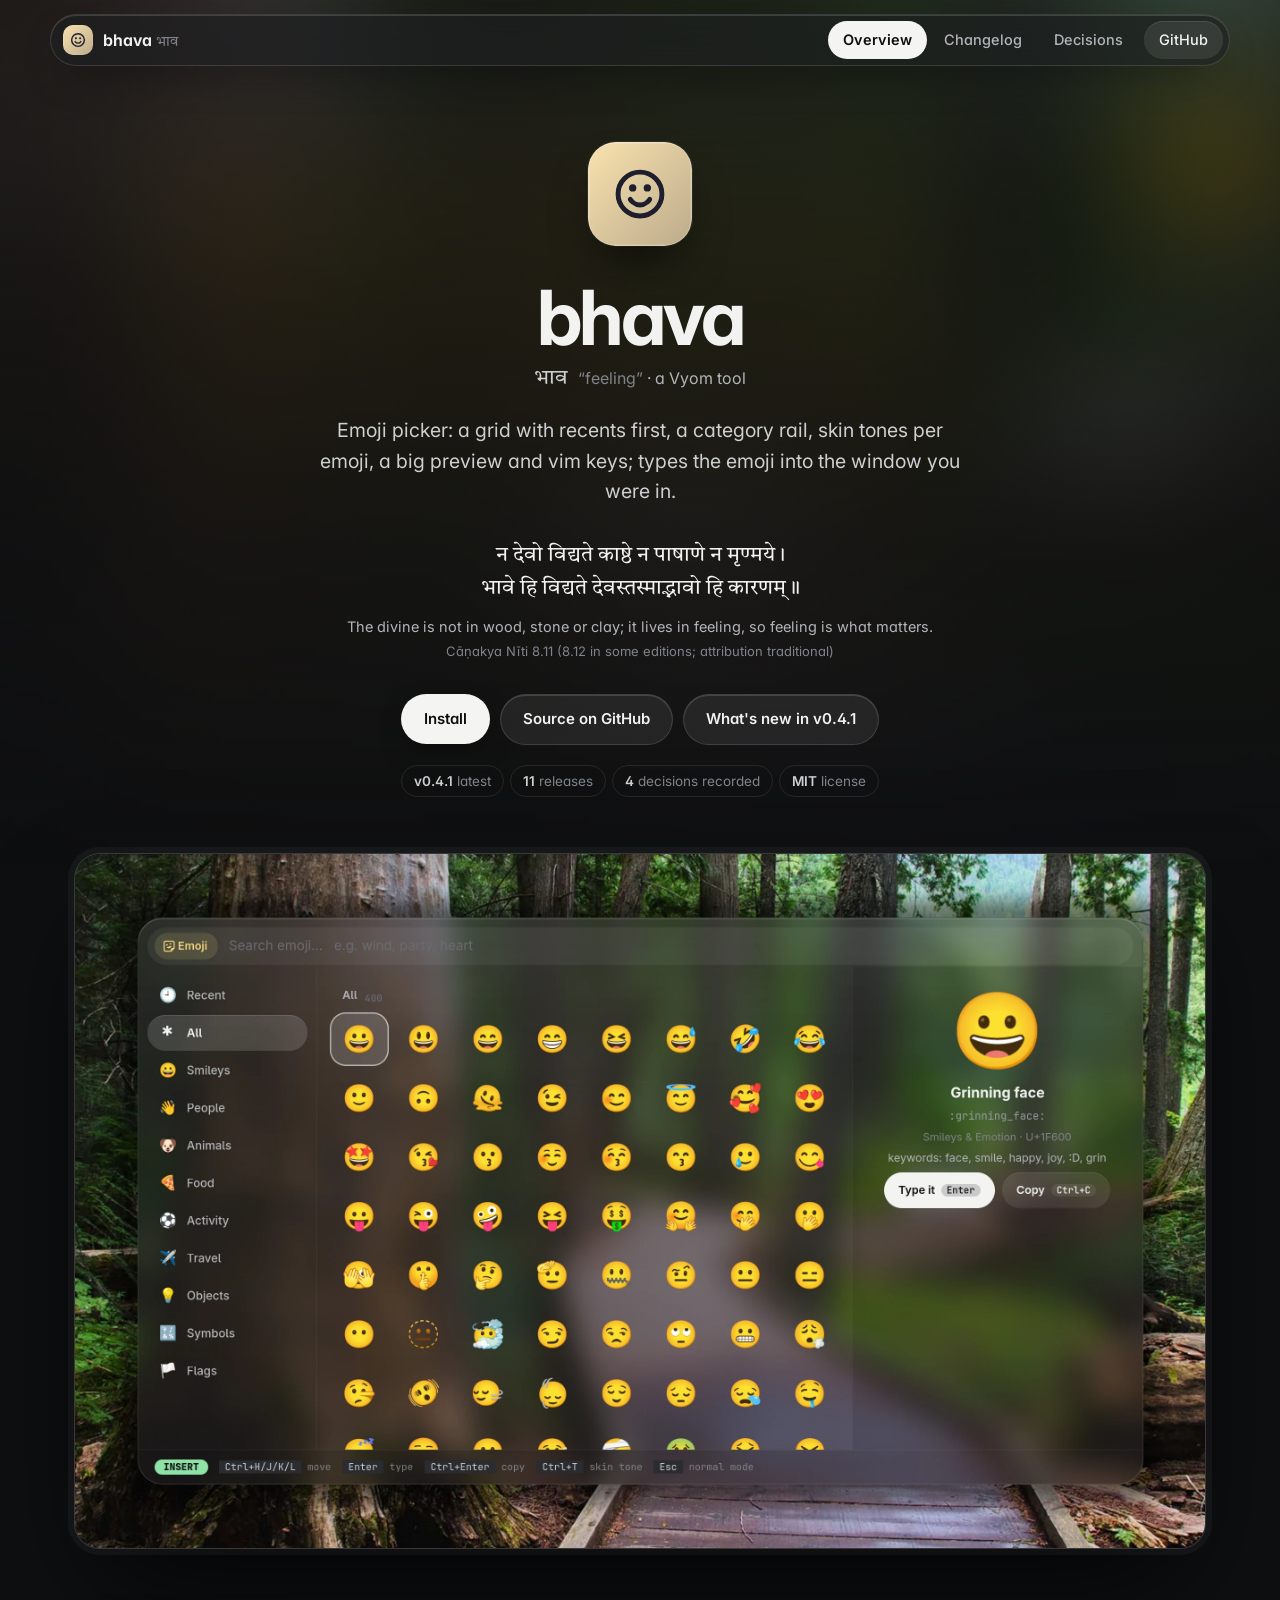
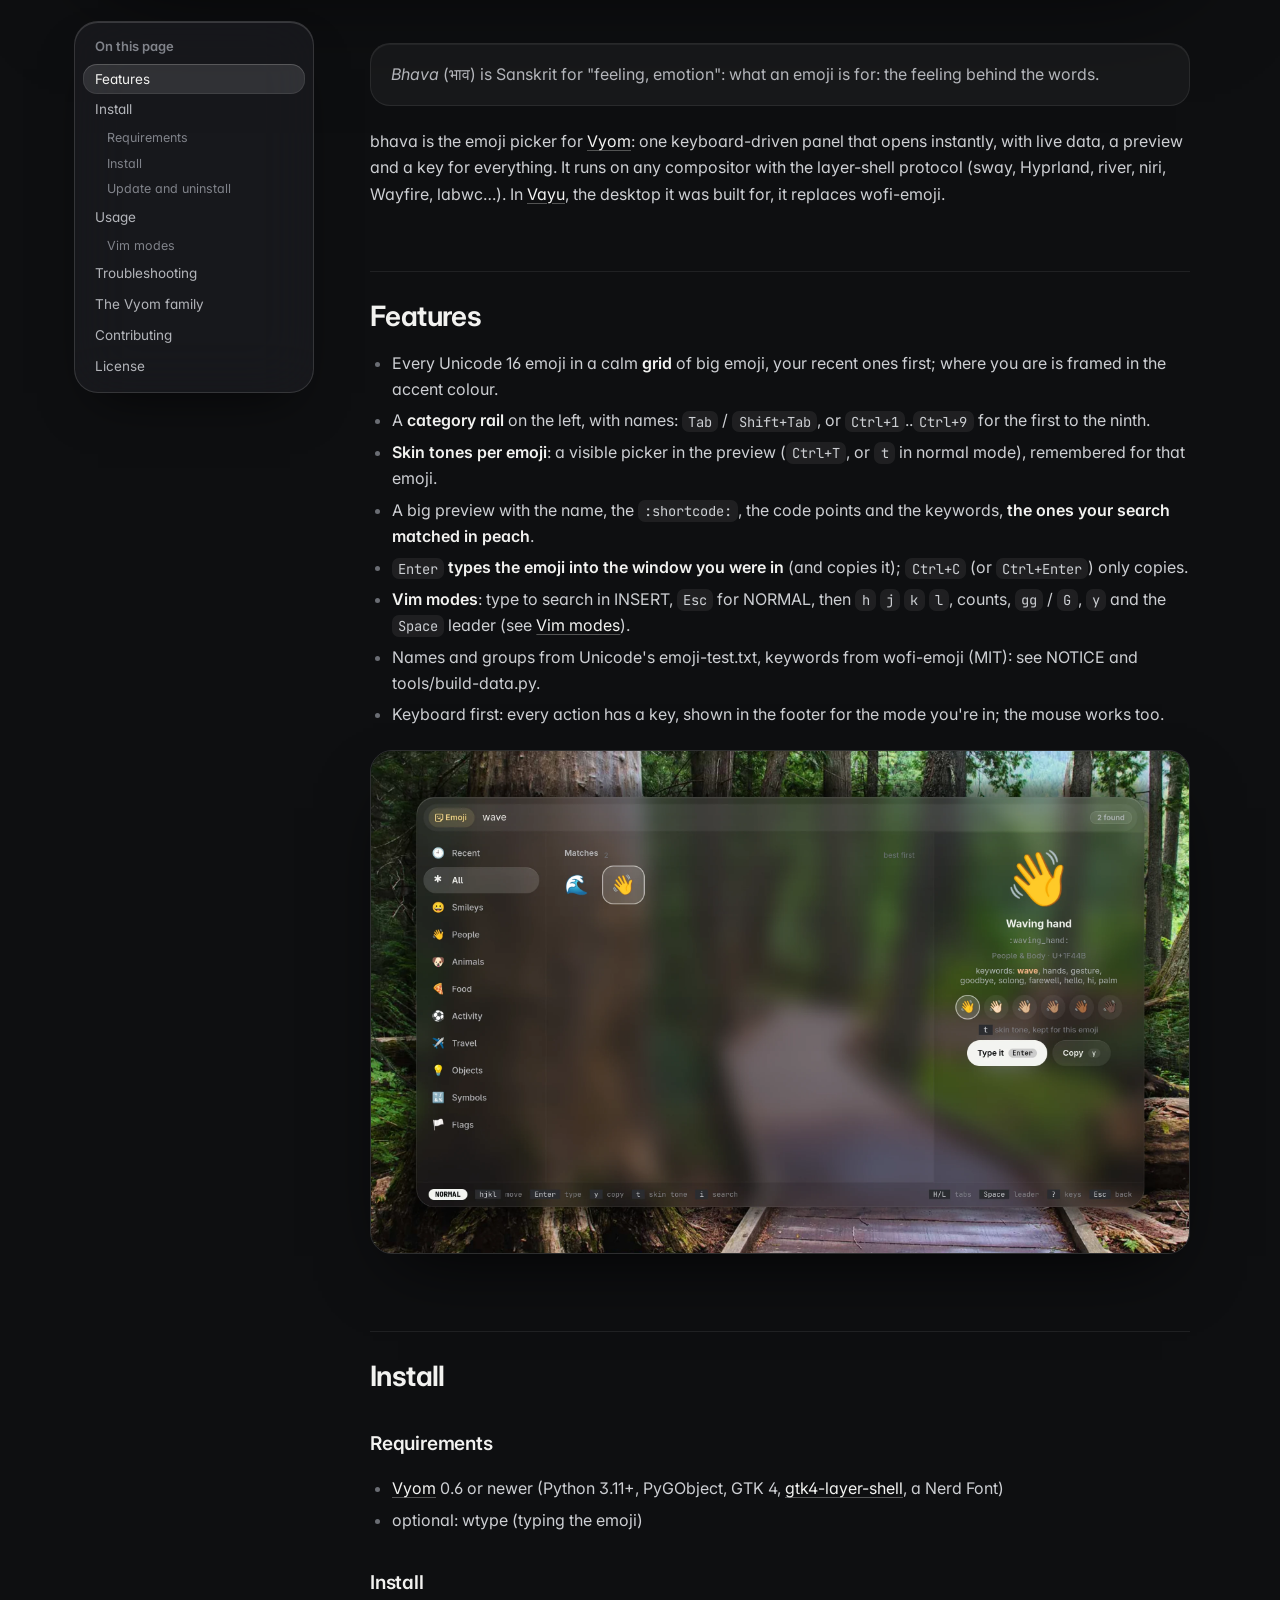
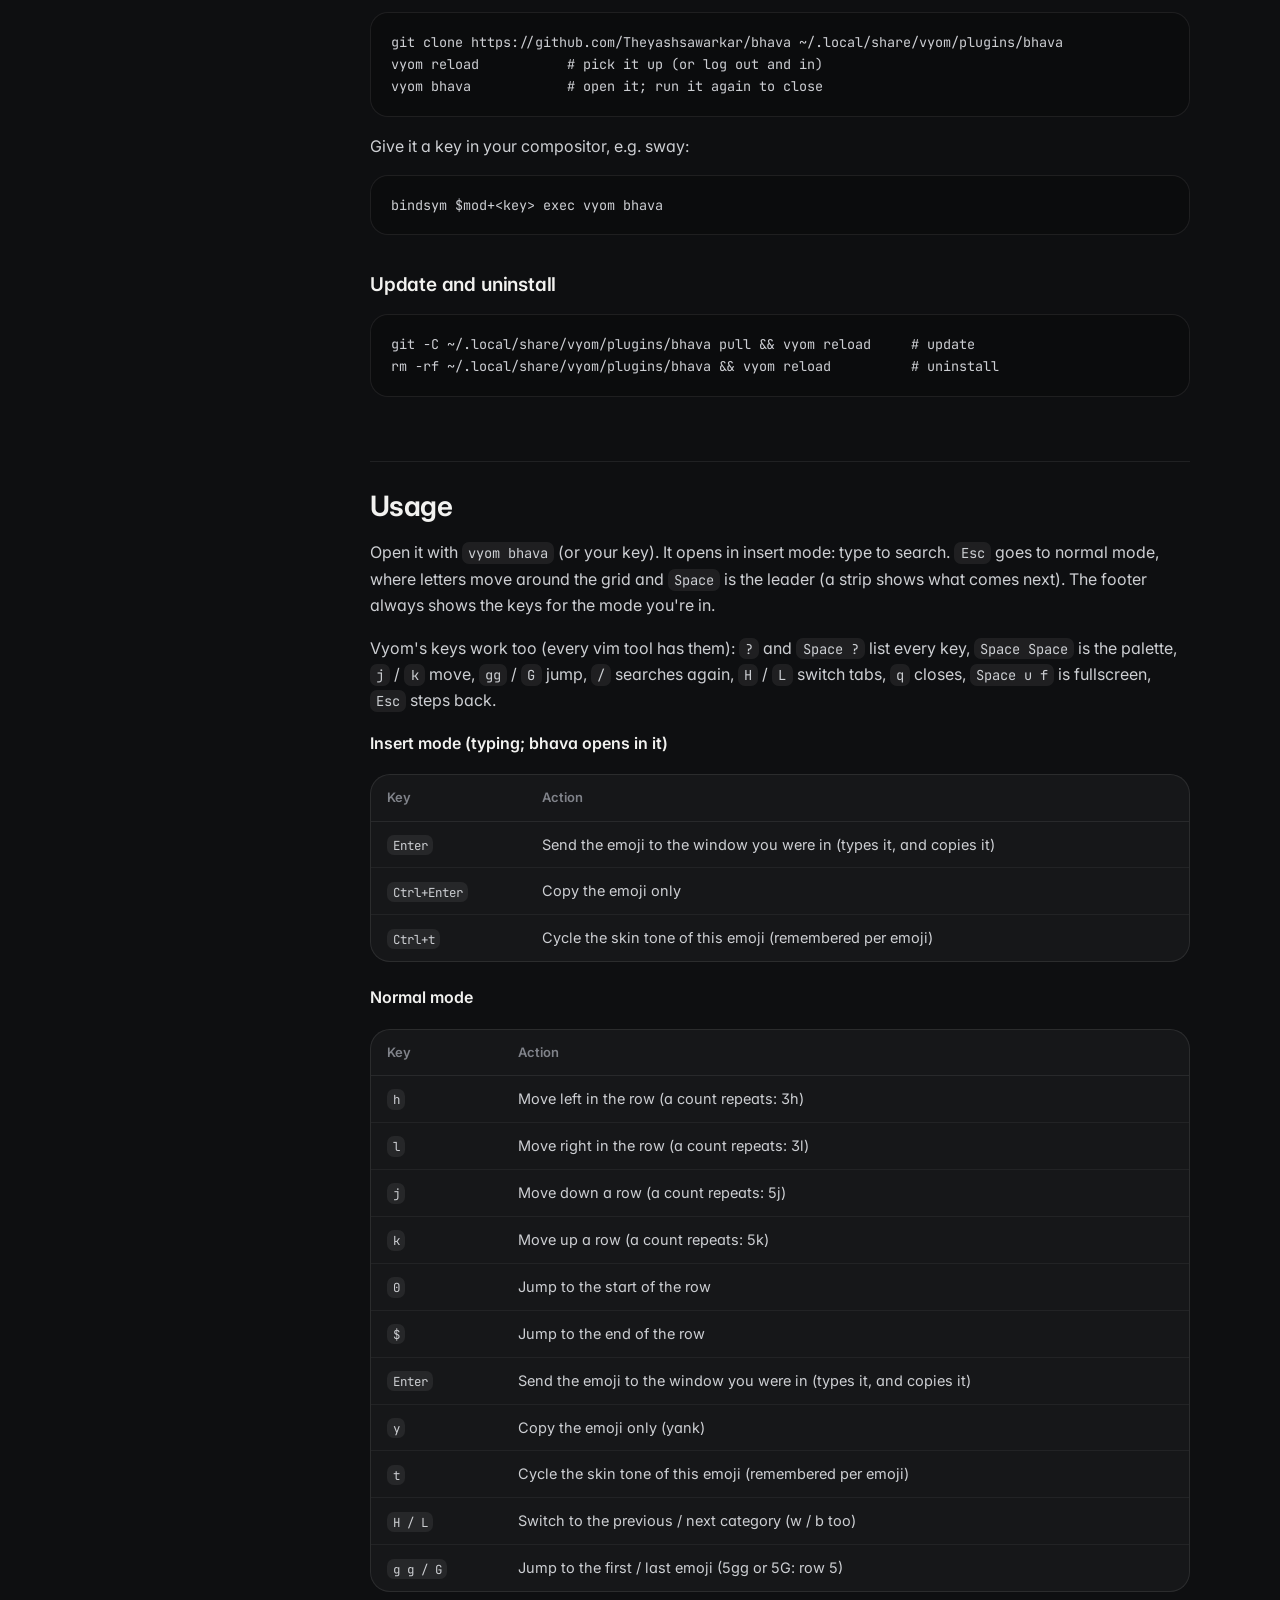
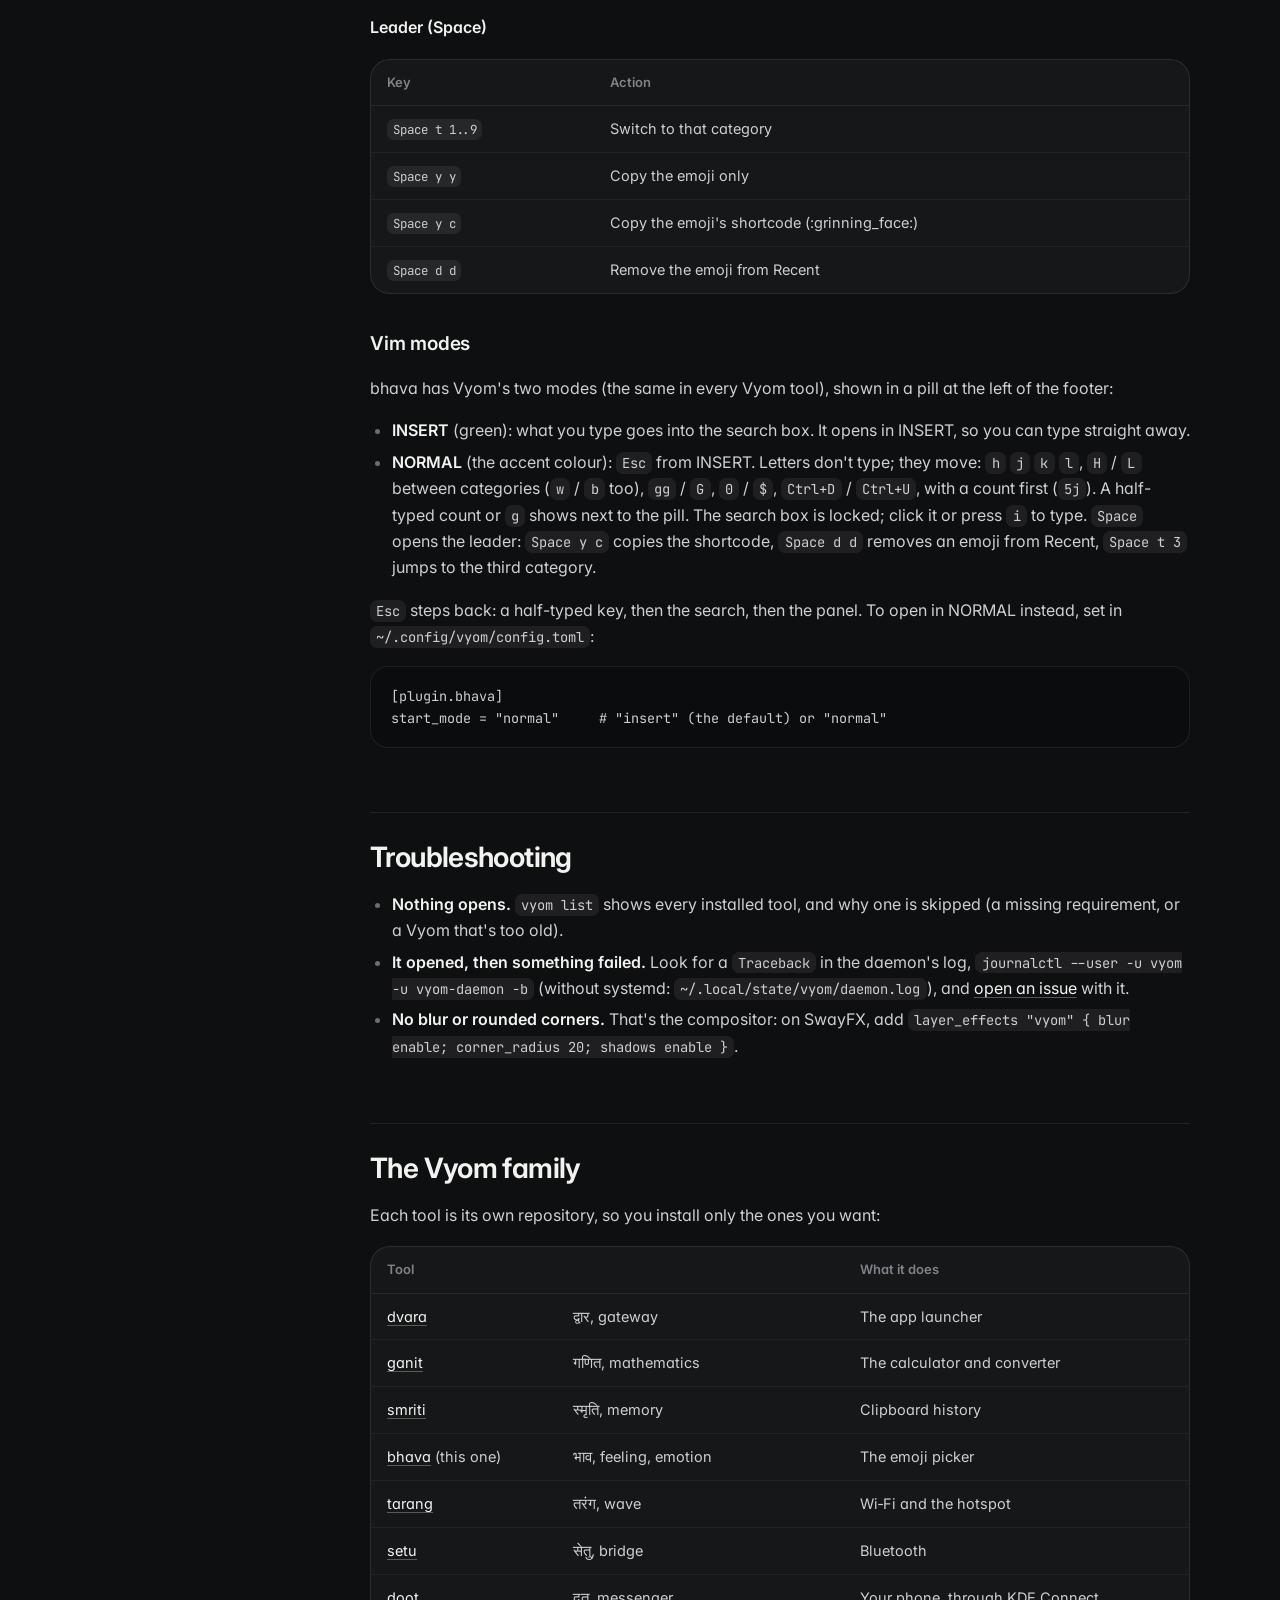
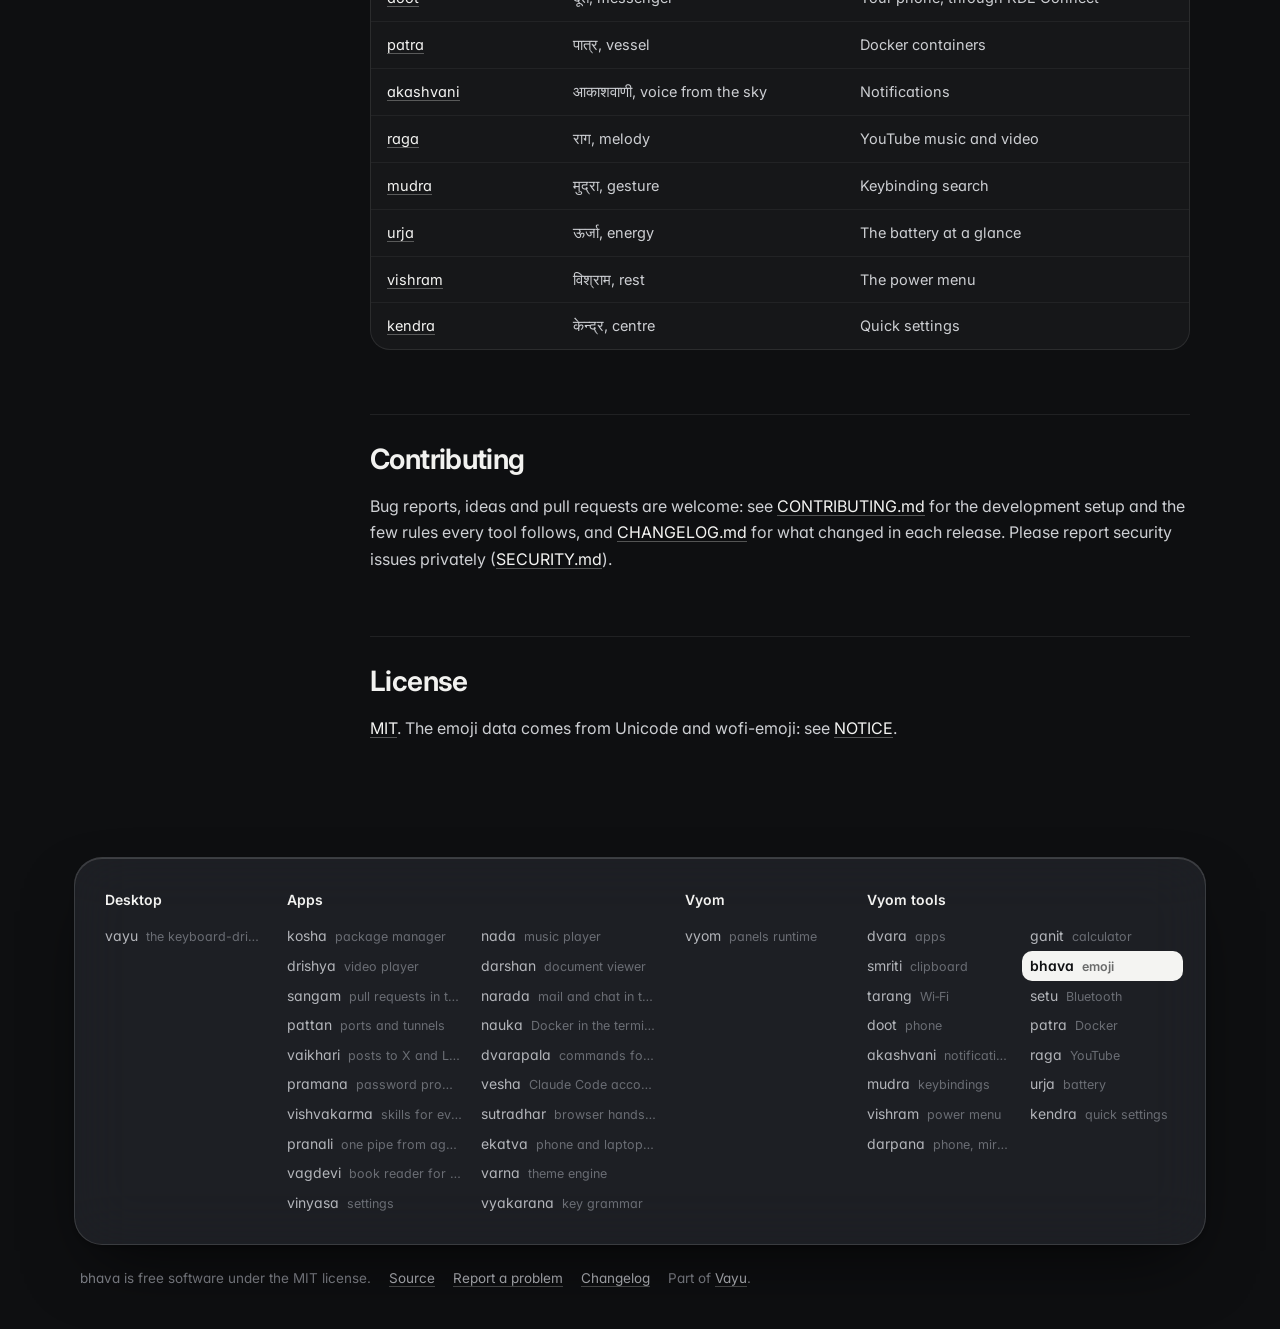
<file: docs/index.html>
<!doctype html>
<html lang="en">
<head>
<meta charset="utf-8">
<meta name="viewport" content="width=device-width, initial-scale=1">
<title>bhava · Emoji picker: a grid with recents first, a category rail, skin tones per emoji, a big preview and vim keys; types the emoji into the window you were in.</title>
<meta name="description" content="Emoji picker: a grid with recents first, a category rail, skin tones per emoji, a big preview and vim keys; types the emoji into the window you were in.">
<meta property="og:title" content="bhava · Emoji picker: a grid with recents first, a category rail, skin tones per emoji, a big preview and vim keys; types the emoji into the window you were in.">
<meta property="og:description" content="Emoji picker: a grid with recents first, a category rail, skin tones per emoji, a big preview and vim keys; types the emoji into the window you were in.">
<meta name="theme-color" content="#0e0f11">
<link rel="icon" href="assets/logo.svg" type="image/svg+xml">
<link rel="preconnect" href="https://fonts.googleapis.com">
<link rel="preconnect" href="https://fonts.gstatic.com" crossorigin>
<link href="https://fonts.googleapis.com/css2?family=Inter:wght@400;500;600;700&family=JetBrains+Mono:wght@400;500;600&family=Tiro+Devanagari+Sanskrit&display=swap" rel="stylesheet">
<link rel="stylesheet" href="assets/site.css">
<style>:root{--tool:#f3d47f}.backdrop:before{background-image:url("assets/screenshots/bhava.webp")}</style>
</head>
<body class="home">
<div class="backdrop" aria-hidden="true"></div>
<header class="top"><div class="in">
<a class="brand" href="index.html"><img src="assets/logo.svg" alt=""><span>bhava <small>भाव</small></span></a>
<nav><a href="index.html" class="on">Overview</a><a href="changelog.html" class="">Changelog</a><a href="adr/index.html" class=" hide">Decisions</a><a class="gh" href="https://github.com/Theyashsawarkar/bhava">GitHub</a></nav></div></header>
<header class="hero">
<img class="logo" src="assets/logo.svg" alt="bhava logo" width="104" height="104">
<h1>bhava</h1>
<div class="sa"><b lang="sa">भाव</b> <i>“feeling”</i> · a Vyom tool</div>
<p class="lead">Emoji picker: a grid with recents first, a category rail, skin tones per emoji, a big preview and vim keys; types the emoji into the window you were in.</p>
<figure class="shloka"><p lang="sa">न देवो विद्यते काष्ठे न पाषाणे न मृण्मये ।<br>भावे हि विद्यते देवस्तस्माद्भावो हि कारणम् ॥</p><figcaption>The divine is not in wood, stone or clay; it lives in feeling, so feeling is what matters. <cite>Cāṇakya Nīti 8.11 (8.12 in some editions; attribution traditional)</cite></figcaption></figure>
<div class="cta"><a class="btn primary" href="#install">Install</a><a class="btn" href="https://github.com/Theyashsawarkar/bhava">Source on GitHub</a><a class="btn" href="changelog.html">What's new in v0.4.1</a></div>
<div class="meta"><span><b>v0.4.1</b> latest</span><span><b>11</b> releases</span><span><b>4</b> decisions recorded</span><span><b>MIT</b> license</span></div>
</header>
<figure class="shot"><img src="assets/screenshots/bhava.webp" alt="bhava: the emoji panel with categories on the left, the grid in the middle and the picked emoji large on the right with Type it and Copy" fetchpriority="high"></figure>
<div class="wrap"><aside class="toc"><b>On this page</b><a class="l2" href="#features">Features</a><a class="l2" href="#install">Install</a><a class="l3" href="#requirements">Requirements</a><a class="l3" href="#install">Install</a><a class="l3" href="#update-and-uninstall">Update and uninstall</a><a class="l2" href="#usage">Usage</a><a class="l3" href="#vim-modes">Vim modes</a><a class="l2" href="#troubleshooting">Troubleshooting</a><a class="l2" href="#the-vyom-family">The Vyom family</a><a class="l2" href="#contributing">Contributing</a><a class="l2" href="#license">License</a></aside><article>
<blockquote><p><em>Bhava</em> (भाव) is Sanskrit for "feeling, emotion": what an emoji is for: the feeling behind the words.</p></blockquote>
<p>bhava is the emoji picker for <a href="https://github.com/Theyashsawarkar/vyom">Vyom</a>: one keyboard-driven panel that opens instantly, with live data, a preview and a key for everything. It runs on any compositor with the layer-shell protocol (sway, Hyprland, river, niri, Wayfire, labwc…). In <a href="https://github.com/Theyashsawarkar/vayu">Vayu</a>, the desktop it was built for, it replaces wofi-emoji.</p>
<h2 id="features"><a class="anchor" href="#features">#</a>Features</h2>
<ul><li>Every Unicode 16 emoji in a calm <strong>grid</strong> of big emoji, your recent ones first; where you are is framed in the accent colour.</li><li>A <strong>category rail</strong> on the left, with names: <code>Tab</code> / <code>Shift+Tab</code>, or <code>Ctrl+1</code>..<code>Ctrl+9</code> for the first to the ninth.</li><li><strong>Skin tones per emoji</strong>: a visible picker in the preview (<code>Ctrl+T</code>, or <code>t</code> in normal mode), remembered for that emoji.</li><li>A big preview with the name, the <code>:shortcode:</code>, the code points and the keywords, <strong>the ones your search matched in peach</strong>.</li><li><code>Enter</code> <strong>types the emoji into the window you were in</strong> (and copies it); <code>Ctrl+C</code> (or <code>Ctrl+Enter</code>) only copies.</li><li><strong>Vim modes</strong>: type to search in INSERT, <code>Esc</code> for NORMAL, then <code>h</code> <code>j</code> <code>k</code> <code>l</code>, counts, <code>gg</code> / <code>G</code>, <code>y</code> and the <code>Space</code> leader (see <a href="#vim-modes">Vim modes</a>).</li><li>Names and groups from Unicode's emoji-test.txt, keywords from wofi-emoji (MIT): see NOTICE and tools/build-data.py.</li><li>Keyboard first: every action has a key, shown in the footer for the mode you're in; the mouse works too.</li></ul>
<p align="center">
  <img alt="bhava in normal mode after searching wave: the waving hand selected, its skin-tone picker and Type it or Copy" src="assets/screenshots/bhava-normal.webp" width="100%">
</p>
<h2 id="install"><a class="anchor" href="#install">#</a>Install</h2>
<h3 id="requirements"><a class="anchor" href="#requirements">#</a>Requirements</h3>
<ul><li><a href="https://github.com/Theyashsawarkar/vyom">Vyom</a> 0.6 or newer (Python 3.11+, PyGObject, GTK 4, <a href="https://github.com/wmww/gtk4-layer-shell">gtk4-layer-shell</a>, a Nerd Font)</li><li>optional: wtype (typing the emoji)</li></ul>
<h3 id="install"><a class="anchor" href="#install">#</a>Install</h3>
<pre class="code" data-lang="sh"><code>git clone https://github.com/Theyashsawarkar/bhava ~/.local/share/vyom/plugins/bhava
vyom reload           # pick it up (or log out and in)
vyom bhava            # open it; run it again to close</code></pre>
<p>Give it a key in your compositor, e.g. sway:</p>
<pre class="code" data-lang="sh"><code>bindsym $mod+&lt;key&gt; exec vyom bhava</code></pre>
<h3 id="update-and-uninstall"><a class="anchor" href="#update-and-uninstall">#</a>Update and uninstall</h3>
<pre class="code" data-lang="sh"><code>git -C ~/.local/share/vyom/plugins/bhava pull &amp;&amp; vyom reload     # update
rm -rf ~/.local/share/vyom/plugins/bhava &amp;&amp; vyom reload          # uninstall</code></pre>
<h2 id="usage"><a class="anchor" href="#usage">#</a>Usage</h2>
<p>Open it with <code>vyom bhava</code> (or your key). It opens in insert mode: type to search. <code>Esc</code> goes to normal mode, where letters move around the grid and <code>Space</code> is the leader (a strip shows what comes next). The footer always shows the keys for the mode you're in.</p>
<!-- KEYS (generated by scripts/keybinds.py from bhava/vim.py) -->
<p>Vyom's keys work too (every vim tool has them): <code>?</code> and <code>Space ?</code> list every key, <code>Space Space</code> is the palette, <code>j</code> / <code>k</code> move, <code>gg</code> / <code>G</code> jump, <code>/</code> searches again, <code>H</code> / <code>L</code> switch tabs, <code>q</code> closes, <code>Space u f</code> is fullscreen, <code>Esc</code> steps back.</p>
<p><strong>Insert mode (typing; bhava opens in it)</strong></p>
<div class="table"><table><thead><tr><th>Key</th><th>Action</th></tr></thead><tbody><tr><td><code>Enter</code></td><td>Send the emoji to the window you were in (types it, and copies it)</td></tr><tr><td><code>Ctrl+Enter</code></td><td>Copy the emoji only</td></tr><tr><td><code>Ctrl+t</code></td><td>Cycle the skin tone of this emoji (remembered per emoji)</td></tr></tbody></table></div>
<p><strong>Normal mode</strong></p>
<div class="table"><table><thead><tr><th>Key</th><th>Action</th></tr></thead><tbody><tr><td><code>h</code></td><td>Move left in the row (a count repeats: 3h)</td></tr><tr><td><code>l</code></td><td>Move right in the row (a count repeats: 3l)</td></tr><tr><td><code>j</code></td><td>Move down a row (a count repeats: 5j)</td></tr><tr><td><code>k</code></td><td>Move up a row (a count repeats: 5k)</td></tr><tr><td><code>0</code></td><td>Jump to the start of the row</td></tr><tr><td><code>$</code></td><td>Jump to the end of the row</td></tr><tr><td><code>Enter</code></td><td>Send the emoji to the window you were in (types it, and copies it)</td></tr><tr><td><code>y</code></td><td>Copy the emoji only (yank)</td></tr><tr><td><code>t</code></td><td>Cycle the skin tone of this emoji (remembered per emoji)</td></tr><tr><td><code>H / L</code></td><td>Switch to the previous / next category (w / b too)</td></tr><tr><td><code>g g / G</code></td><td>Jump to the first / last emoji (5gg or 5G: row 5)</td></tr></tbody></table></div>
<p><strong>Leader (Space)</strong></p>
<div class="table"><table><thead><tr><th>Key</th><th>Action</th></tr></thead><tbody><tr><td><code>Space t 1..9</code></td><td>Switch to that category</td></tr><tr><td><code>Space y y</code></td><td>Copy the emoji only</td></tr><tr><td><code>Space y c</code></td><td>Copy the emoji's shortcode (:grinning_face:)</td></tr><tr><td><code>Space d d</code></td><td>Remove the emoji from Recent</td></tr></tbody></table></div>
<!-- END KEYS -->
<h3 id="vim-modes"><a class="anchor" href="#vim-modes">#</a>Vim modes</h3>
<p>bhava has Vyom's two modes (the same in every Vyom tool), shown in a pill at the left of the footer:</p>
<ul><li><strong>INSERT</strong> (green): what you type goes into the search box. It opens in INSERT, so you can type straight away.</li><li><strong>NORMAL</strong> (the accent colour): <code>Esc</code> from INSERT. Letters don't type; they move: <code>h</code> <code>j</code> <code>k</code> <code>l</code>, <code>H</code> / <code>L</code> between categories (<code>w</code> / <code>b</code> too), <code>gg</code> / <code>G</code>, <code>0</code> / <code>$</code>, <code>Ctrl+D</code> / <code>Ctrl+U</code>, with a count first (<code>5j</code>). A half-typed count or <code>g</code> shows next to the pill. The search box is locked; click it or press <code>i</code> to type. <code>Space</code> opens the leader: <code>Space y c</code> copies the shortcode, <code>Space d d</code> removes an emoji from Recent, <code>Space t 3</code> jumps to the third category.</li></ul>
<p><code>Esc</code> steps back: a half-typed key, then the search, then the panel. To open in NORMAL instead, set in <code>~/.config/vyom/config.toml</code>:</p>
<pre class="code" data-lang="toml"><code>[plugin.bhava]
start_mode = &quot;normal&quot;     # &quot;insert&quot; (the default) or &quot;normal&quot;</code></pre>
<h2 id="troubleshooting"><a class="anchor" href="#troubleshooting">#</a>Troubleshooting</h2>
<ul><li><strong>Nothing opens.</strong> <code>vyom list</code> shows every installed tool, and why one is skipped (a missing requirement, or a Vyom that's too old).</li><li><strong>It opened, then something failed.</strong> Look for a <code>Traceback</code> in the daemon's log, <code>journalctl --user -u vyom -u vyom-daemon -b</code> (without systemd: <code>~/.local/state/vyom/daemon.log</code>), and <a href="https://github.com/Theyashsawarkar/bhava/issues/new/choose">open an issue</a> with it.</li><li><strong>No blur or rounded corners.</strong> That's the compositor: on SwayFX, add <code>layer_effects &quot;vyom&quot; { blur enable; corner_radius 20; shadows enable }</code>.</li></ul>
<h2 id="the-vyom-family"><a class="anchor" href="#the-vyom-family">#</a>The Vyom family</h2>
<p>Each tool is its own repository, so you install only the ones you want:</p>
<div class="table"><table><thead><tr><th>Tool</th><th></th><th>What it does</th></tr></thead><tbody><tr><td><a href="https://github.com/Theyashsawarkar/dvara">dvara</a></td><td>द्वार, gateway</td><td>The app launcher</td></tr><tr><td><a href="https://github.com/Theyashsawarkar/ganit">ganit</a></td><td>गणित, mathematics</td><td>The calculator and converter</td></tr><tr><td><a href="https://github.com/Theyashsawarkar/smriti">smriti</a></td><td>स्मृति, memory</td><td>Clipboard history</td></tr><tr><td><a href="https://github.com/Theyashsawarkar/bhava">bhava</a> (this one)</td><td>भाव, feeling, emotion</td><td>The emoji picker</td></tr><tr><td><a href="https://github.com/Theyashsawarkar/tarang">tarang</a></td><td>तरंग, wave</td><td>Wi‑Fi and the hotspot</td></tr><tr><td><a href="https://github.com/Theyashsawarkar/setu">setu</a></td><td>सेतु, bridge</td><td>Bluetooth</td></tr><tr><td><a href="https://github.com/Theyashsawarkar/doot">doot</a></td><td>दूत, messenger</td><td>Your phone, through KDE Connect</td></tr><tr><td><a href="https://github.com/Theyashsawarkar/patra">patra</a></td><td>पात्र, vessel</td><td>Docker containers</td></tr><tr><td><a href="https://github.com/Theyashsawarkar/akashvani">akashvani</a></td><td>आकाशवाणी, voice from the sky</td><td>Notifications</td></tr><tr><td><a href="https://github.com/Theyashsawarkar/raga">raga</a></td><td>राग, melody</td><td>YouTube music and video</td></tr><tr><td><a href="https://github.com/Theyashsawarkar/mudra">mudra</a></td><td>मुद्रा, gesture</td><td>Keybinding search</td></tr><tr><td><a href="https://github.com/Theyashsawarkar/urja">urja</a></td><td>ऊर्जा, energy</td><td>The battery at a glance</td></tr><tr><td><a href="https://github.com/Theyashsawarkar/vishram">vishram</a></td><td>विश्राम, rest</td><td>The power menu</td></tr><tr><td><a href="https://github.com/Theyashsawarkar/kendra">kendra</a></td><td>केन्द्र, centre</td><td>Quick settings</td></tr></tbody></table></div>
<h2 id="contributing"><a class="anchor" href="#contributing">#</a>Contributing</h2>
<p>Bug reports, ideas and pull requests are welcome: see <a href="https://github.com/Theyashsawarkar/bhava/blob/main/CONTRIBUTING.md">CONTRIBUTING.md</a> for the development setup and the few rules every tool follows, and <a href="changelog.html">CHANGELOG.md</a> for what changed in each release. Please report security issues privately (<a href="https://github.com/Theyashsawarkar/bhava/blob/main/SECURITY.md">SECURITY.md</a>).</p>
<h2 id="license"><a class="anchor" href="#license">#</a>License</h2>
<p><a href="https://github.com/Theyashsawarkar/bhava/blob/main/LICENSE">MIT</a>. The emoji data comes from Unicode and wofi-emoji: see <a href="https://github.com/Theyashsawarkar/bhava/blob/main/NOTICE">NOTICE</a>.</p>
</article></div>
<footer><div class="in glass"><div class=""><h4>Desktop</h4><div class="list"><a href="https://vayu.theyashsawarkar.dev/" class="">vayu <span>the keyboard-driven Wayland desktop</span></a></div></div><div class="g2"><h4>Apps</h4><div class="list"><a href="https://kosha.theyashsawarkar.dev/" class="">kosha <span>package manager</span></a><a href="https://nada.theyashsawarkar.dev/" class="">nada <span>music player</span></a><a href="https://drishya.theyashsawarkar.dev/" class="">drishya <span>video player</span></a><a href="https://darshan.theyashsawarkar.dev/" class="">darshan <span>document viewer</span></a><a href="https://sangam.theyashsawarkar.dev/" class="">sangam <span>pull requests in the terminal</span></a><a href="https://narada.theyashsawarkar.dev/" class="">narada <span>mail and chat in the terminal</span></a><a href="https://pattan.theyashsawarkar.dev/" class="">pattan <span>ports and tunnels</span></a><a href="https://nauka.theyashsawarkar.dev/" class="">nauka <span>Docker in the terminal</span></a><a href="https://vaikhari.theyashsawarkar.dev/" class="">vaikhari <span>posts to X and LinkedIn</span></a><a href="https://dvarapala.theyashsawarkar.dev/" class="">dvarapala <span>commands for AI agents, approved</span></a><a href="https://pramana.theyashsawarkar.dev/" class="">pramana <span>password prompts</span></a><a href="https://vesha.theyashsawarkar.dev/" class="">vesha <span>Claude Code accounts</span></a><a href="https://vishvakarma.theyashsawarkar.dev/" class="">vishvakarma <span>skills for every AI agent</span></a><a href="https://sutradhar.theyashsawarkar.dev/" class="">sutradhar <span>browser hands for AI agents</span></a><a href="https://pranali.theyashsawarkar.dev/" class="">pranali <span>one pipe from agents to tools</span></a><a href="https://ekatva.theyashsawarkar.dev/" class="">ekatva <span>phone and laptop, linked</span></a><a href="https://vagdevi.theyashsawarkar.dev/" class="">vagdevi <span>book reader for Android</span></a><a href="https://varna.theyashsawarkar.dev/" class="">varna <span>theme engine</span></a><a href="https://vinyasa.theyashsawarkar.dev/" class="">vinyasa <span>settings</span></a><a href="https://vyakarana.theyashsawarkar.dev/" class="">vyakarana <span>key grammar</span></a></div></div><div class=""><h4>Vyom</h4><div class="list"><a href="https://vyom.theyashsawarkar.dev/" class="">vyom <span>panels runtime</span></a></div></div><div class="g2"><h4>Vyom tools</h4><div class="list"><a href="https://dvara.theyashsawarkar.dev/" class="">dvara <span>apps</span></a><a href="https://ganit.theyashsawarkar.dev/" class="">ganit <span>calculator</span></a><a href="https://smriti.theyashsawarkar.dev/" class="">smriti <span>clipboard</span></a><a href="https://bhava.theyashsawarkar.dev/" class="me" aria-current="page">bhava <span>emoji</span></a><a href="https://tarang.theyashsawarkar.dev/" class="">tarang <span>Wi‑Fi</span></a><a href="https://setu.theyashsawarkar.dev/" class="">setu <span>Bluetooth</span></a><a href="https://doot.theyashsawarkar.dev/" class="">doot <span>phone</span></a><a href="https://patra.theyashsawarkar.dev/" class="">patra <span>Docker</span></a><a href="https://akashvani.theyashsawarkar.dev/" class="">akashvani <span>notifications</span></a><a href="https://raga.theyashsawarkar.dev/" class="">raga <span>YouTube</span></a><a href="https://mudra.theyashsawarkar.dev/" class="">mudra <span>keybindings</span></a><a href="https://urja.theyashsawarkar.dev/" class="">urja <span>battery</span></a><a href="https://vishram.theyashsawarkar.dev/" class="">vishram <span>power menu</span></a><a href="https://kendra.theyashsawarkar.dev/" class="">kendra <span>quick settings</span></a><a href="https://darpana.theyashsawarkar.dev/" class="">darpana <span>phone, mirrored</span></a></div></div></div>
<div class="bottom"><span>bhava is free software under the MIT license.</span><a href="https://github.com/Theyashsawarkar/bhava">Source</a><a href="https://github.com/Theyashsawarkar/bhava/issues">Report a problem</a><a href="changelog.html">Changelog</a><span>Part of <a href="https://vayu.theyashsawarkar.dev/">Vayu</a>.</span></div></footer>
<script>
document.querySelectorAll('pre.code').forEach(p=>{const b=document.createElement('button');b.className='copy';b.type='button';b.textContent='Copy';
b.onclick=()=>{navigator.clipboard.writeText(p.querySelector('code').innerText).then(()=>{b.textContent='Copied';b.classList.add('done');setTimeout(()=>{b.textContent='Copy';b.classList.remove('done')},1400)})};p.appendChild(b)});
const links=[...document.querySelectorAll('.toc a')];if(links.length){const hs=links.map(a=>document.getElementById(a.hash.slice(1))).filter(Boolean);
const on=()=>{let cur=hs[0];for(const h of hs){if(h.getBoundingClientRect().top<120)cur=h}links.forEach(a=>a.classList.toggle('on',cur&&a.hash==='#'+cur.id))};
addEventListener('scroll',on,{passive:true});on()}
</script>
</body>
</html>
</file>
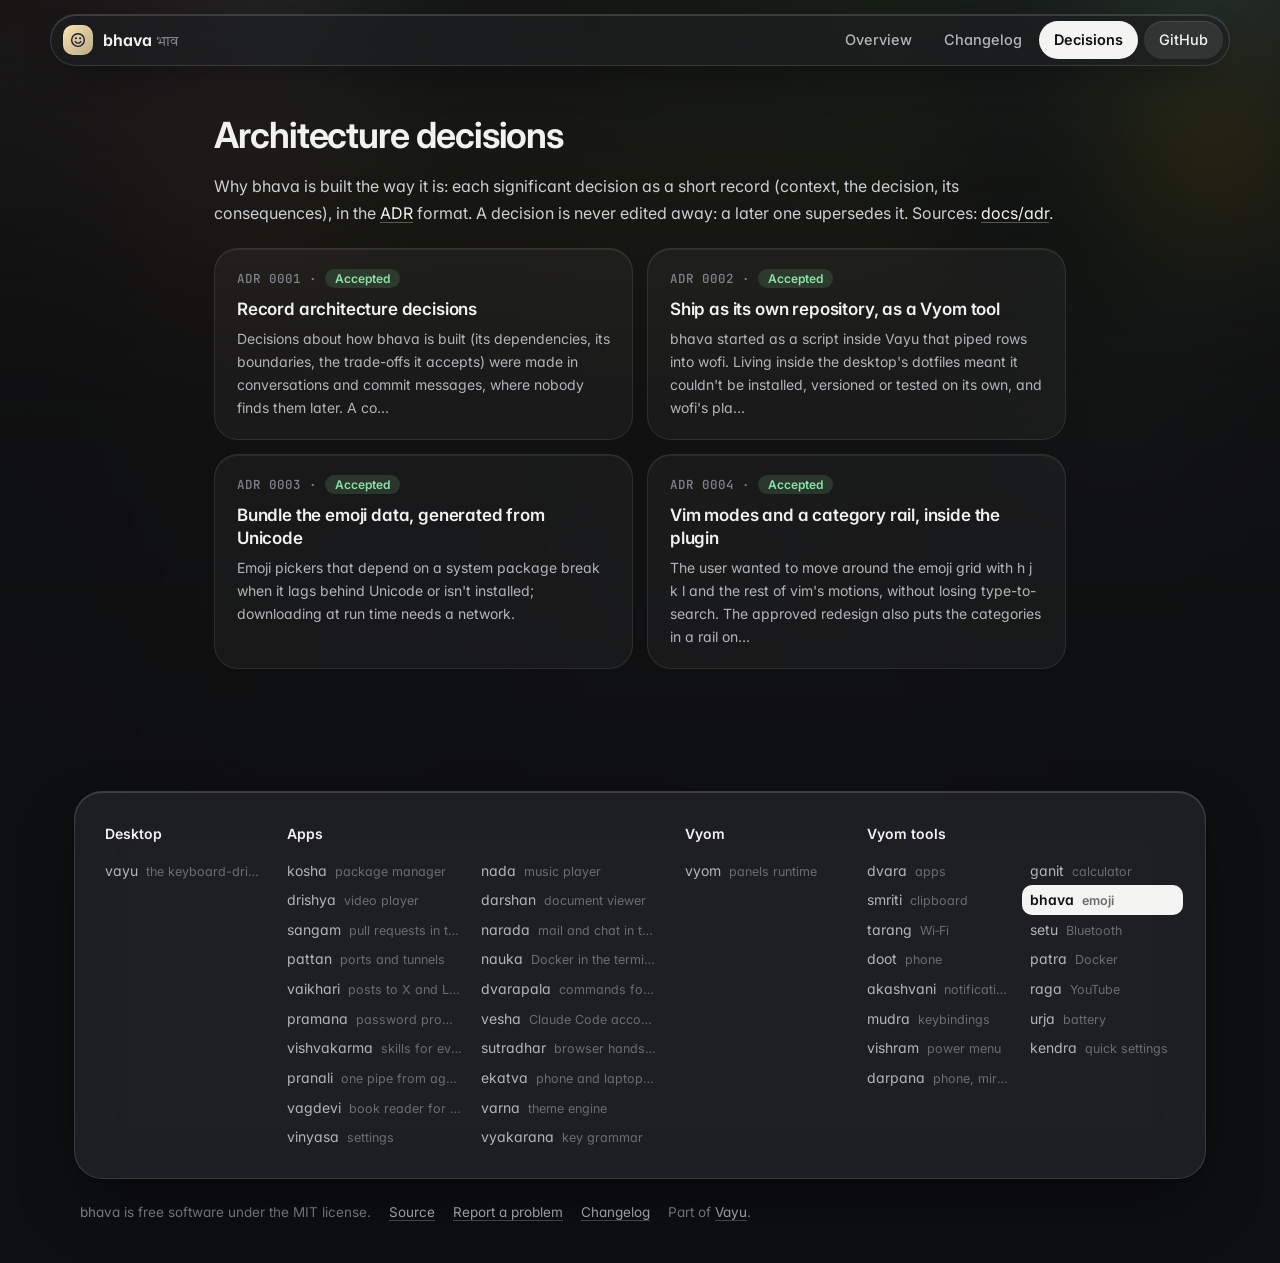
<file: docs/adr/index.html>
<!doctype html>
<html lang="en">
<head>
<meta charset="utf-8">
<meta name="viewport" content="width=device-width, initial-scale=1">
<title>Decisions · bhava</title>
<meta name="description" content="Emoji picker: a grid with recents first, a category rail, skin tones per emoji, a big preview and vim keys; types the emoji into the window you were in.">
<meta property="og:title" content="Decisions · bhava">
<meta property="og:description" content="Emoji picker: a grid with recents first, a category rail, skin tones per emoji, a big preview and vim keys; types the emoji into the window you were in.">
<meta name="theme-color" content="#0e0f11">
<link rel="icon" href="../assets/logo.svg" type="image/svg+xml">
<link rel="preconnect" href="https://fonts.googleapis.com">
<link rel="preconnect" href="https://fonts.gstatic.com" crossorigin>
<link href="https://fonts.googleapis.com/css2?family=Inter:wght@400;500;600;700&family=JetBrains+Mono:wght@400;500;600&family=Tiro+Devanagari+Sanskrit&display=swap" rel="stylesheet">
<link rel="stylesheet" href="../assets/site.css">
<style>:root{--tool:#f3d47f}.backdrop:before{background-image:url("../assets/screenshots/bhava.webp")}</style>
</head>
<body class="sub">
<div class="backdrop" aria-hidden="true"></div>
<header class="top"><div class="in">
<a class="brand" href="../index.html"><img src="../assets/logo.svg" alt=""><span>bhava <small>भाव</small></span></a>
<nav><a href="../index.html" class="">Overview</a><a href="../changelog.html" class="">Changelog</a><a href="../adr/index.html" class="on hide">Decisions</a><a class="gh" href="https://github.com/Theyashsawarkar/bhava">GitHub</a></nav></div></header>

<div class="wrap solo"><article>
<h2>Architecture decisions</h2><p>Why bhava is built the way it is: each significant decision as a short record (context, the decision, its consequences), in the <a href="https://cognitect.com/blog/2011/11/15/documenting-architecture-decisions">ADR</a> format. A decision is never edited away: a later one supersedes it. Sources: <a href="https://github.com/Theyashsawarkar/bhava/tree/main/docs/adr">docs/adr</a>.</p><div class="cards"><a class="card" href="0001-record-architecture-decisions.html"><div class="n">ADR 0001 · <span class="status accepted">Accepted</span></div><h3>Record architecture decisions</h3><p>Decisions about how bhava is built (its dependencies, its boundaries, the trade-offs it accepts) were made in conversations and commit messages, where nobody finds them later. A co…</p></a><a class="card" href="0002-own-repository-as-a-vyom-tool.html"><div class="n">ADR 0002 · <span class="status accepted">Accepted</span></div><h3>Ship as its own repository, as a Vyom tool</h3><p>bhava started as a script inside Vayu that piped rows into wofi. Living inside the desktop&#x27;s dotfiles meant it couldn&#x27;t be installed, versioned or tested on its own, and wofi&#x27;s pla…</p></a><a class="card" href="0003-bundled-emoji-data.html"><div class="n">ADR 0003 · <span class="status accepted">Accepted</span></div><h3>Bundle the emoji data, generated from Unicode</h3><p>Emoji pickers that depend on a system package break when it lags behind Unicode or isn&#x27;t installed; downloading at run time needs a network.</p></a><a class="card" href="0004-vim-modes-and-category-rail.html"><div class="n">ADR 0004 · <span class="status accepted">Accepted</span></div><h3>Vim modes and a category rail, inside the plugin</h3><p>The user wanted to move around the emoji grid with h j k l and the rest of vim&#x27;s motions, without losing type-to-search. The approved redesign also puts the categories in a rail on…</p></a></div>
</article></div>
<footer><div class="in glass"><div class=""><h4>Desktop</h4><div class="list"><a href="https://vayu.theyashsawarkar.dev/" class="">vayu <span>the keyboard-driven Wayland desktop</span></a></div></div><div class="g2"><h4>Apps</h4><div class="list"><a href="https://kosha.theyashsawarkar.dev/" class="">kosha <span>package manager</span></a><a href="https://nada.theyashsawarkar.dev/" class="">nada <span>music player</span></a><a href="https://drishya.theyashsawarkar.dev/" class="">drishya <span>video player</span></a><a href="https://darshan.theyashsawarkar.dev/" class="">darshan <span>document viewer</span></a><a href="https://sangam.theyashsawarkar.dev/" class="">sangam <span>pull requests in the terminal</span></a><a href="https://narada.theyashsawarkar.dev/" class="">narada <span>mail and chat in the terminal</span></a><a href="https://pattan.theyashsawarkar.dev/" class="">pattan <span>ports and tunnels</span></a><a href="https://nauka.theyashsawarkar.dev/" class="">nauka <span>Docker in the terminal</span></a><a href="https://vaikhari.theyashsawarkar.dev/" class="">vaikhari <span>posts to X and LinkedIn</span></a><a href="https://dvarapala.theyashsawarkar.dev/" class="">dvarapala <span>commands for AI agents, approved</span></a><a href="https://pramana.theyashsawarkar.dev/" class="">pramana <span>password prompts</span></a><a href="https://vesha.theyashsawarkar.dev/" class="">vesha <span>Claude Code accounts</span></a><a href="https://vishvakarma.theyashsawarkar.dev/" class="">vishvakarma <span>skills for every AI agent</span></a><a href="https://sutradhar.theyashsawarkar.dev/" class="">sutradhar <span>browser hands for AI agents</span></a><a href="https://pranali.theyashsawarkar.dev/" class="">pranali <span>one pipe from agents to tools</span></a><a href="https://ekatva.theyashsawarkar.dev/" class="">ekatva <span>phone and laptop, linked</span></a><a href="https://vagdevi.theyashsawarkar.dev/" class="">vagdevi <span>book reader for Android</span></a><a href="https://varna.theyashsawarkar.dev/" class="">varna <span>theme engine</span></a><a href="https://vinyasa.theyashsawarkar.dev/" class="">vinyasa <span>settings</span></a><a href="https://vyakarana.theyashsawarkar.dev/" class="">vyakarana <span>key grammar</span></a></div></div><div class=""><h4>Vyom</h4><div class="list"><a href="https://vyom.theyashsawarkar.dev/" class="">vyom <span>panels runtime</span></a></div></div><div class="g2"><h4>Vyom tools</h4><div class="list"><a href="https://dvara.theyashsawarkar.dev/" class="">dvara <span>apps</span></a><a href="https://ganit.theyashsawarkar.dev/" class="">ganit <span>calculator</span></a><a href="https://smriti.theyashsawarkar.dev/" class="">smriti <span>clipboard</span></a><a href="https://bhava.theyashsawarkar.dev/" class="me" aria-current="page">bhava <span>emoji</span></a><a href="https://tarang.theyashsawarkar.dev/" class="">tarang <span>Wi‑Fi</span></a><a href="https://setu.theyashsawarkar.dev/" class="">setu <span>Bluetooth</span></a><a href="https://doot.theyashsawarkar.dev/" class="">doot <span>phone</span></a><a href="https://patra.theyashsawarkar.dev/" class="">patra <span>Docker</span></a><a href="https://akashvani.theyashsawarkar.dev/" class="">akashvani <span>notifications</span></a><a href="https://raga.theyashsawarkar.dev/" class="">raga <span>YouTube</span></a><a href="https://mudra.theyashsawarkar.dev/" class="">mudra <span>keybindings</span></a><a href="https://urja.theyashsawarkar.dev/" class="">urja <span>battery</span></a><a href="https://vishram.theyashsawarkar.dev/" class="">vishram <span>power menu</span></a><a href="https://kendra.theyashsawarkar.dev/" class="">kendra <span>quick settings</span></a><a href="https://darpana.theyashsawarkar.dev/" class="">darpana <span>phone, mirrored</span></a></div></div></div>
<div class="bottom"><span>bhava is free software under the MIT license.</span><a href="https://github.com/Theyashsawarkar/bhava">Source</a><a href="https://github.com/Theyashsawarkar/bhava/issues">Report a problem</a><a href="../changelog.html">Changelog</a><span>Part of <a href="https://vayu.theyashsawarkar.dev/">Vayu</a>.</span></div></footer>
<script>
document.querySelectorAll('pre.code').forEach(p=>{const b=document.createElement('button');b.className='copy';b.type='button';b.textContent='Copy';
b.onclick=()=>{navigator.clipboard.writeText(p.querySelector('code').innerText).then(()=>{b.textContent='Copied';b.classList.add('done');setTimeout(()=>{b.textContent='Copy';b.classList.remove('done')},1400)})};p.appendChild(b)});
const links=[...document.querySelectorAll('.toc a')];if(links.length){const hs=links.map(a=>document.getElementById(a.hash.slice(1))).filter(Boolean);
const on=()=>{let cur=hs[0];for(const h of hs){if(h.getBoundingClientRect().top<120)cur=h}links.forEach(a=>a.classList.toggle('on',cur&&a.hash==='#'+cur.id))};
addEventListener('scroll',on,{passive:true});on()}
</script>
</body>
</html>
</file>
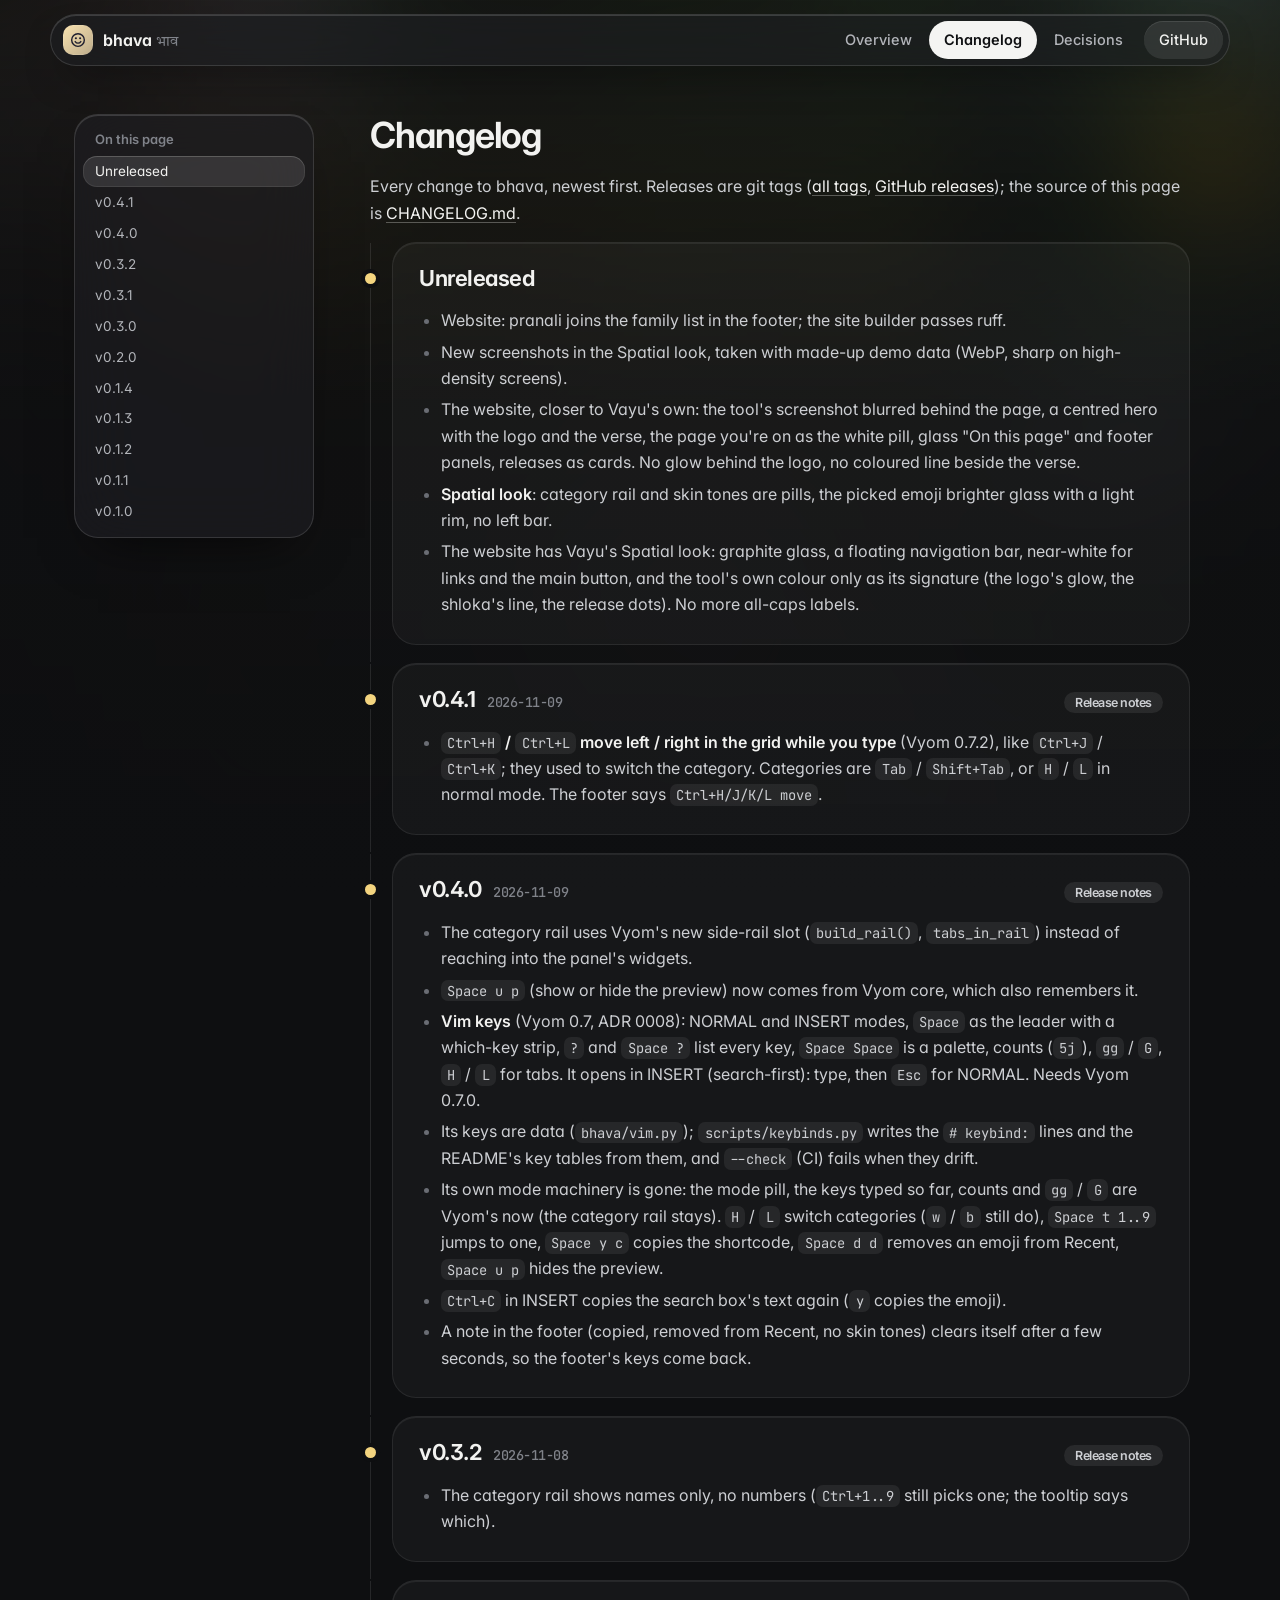
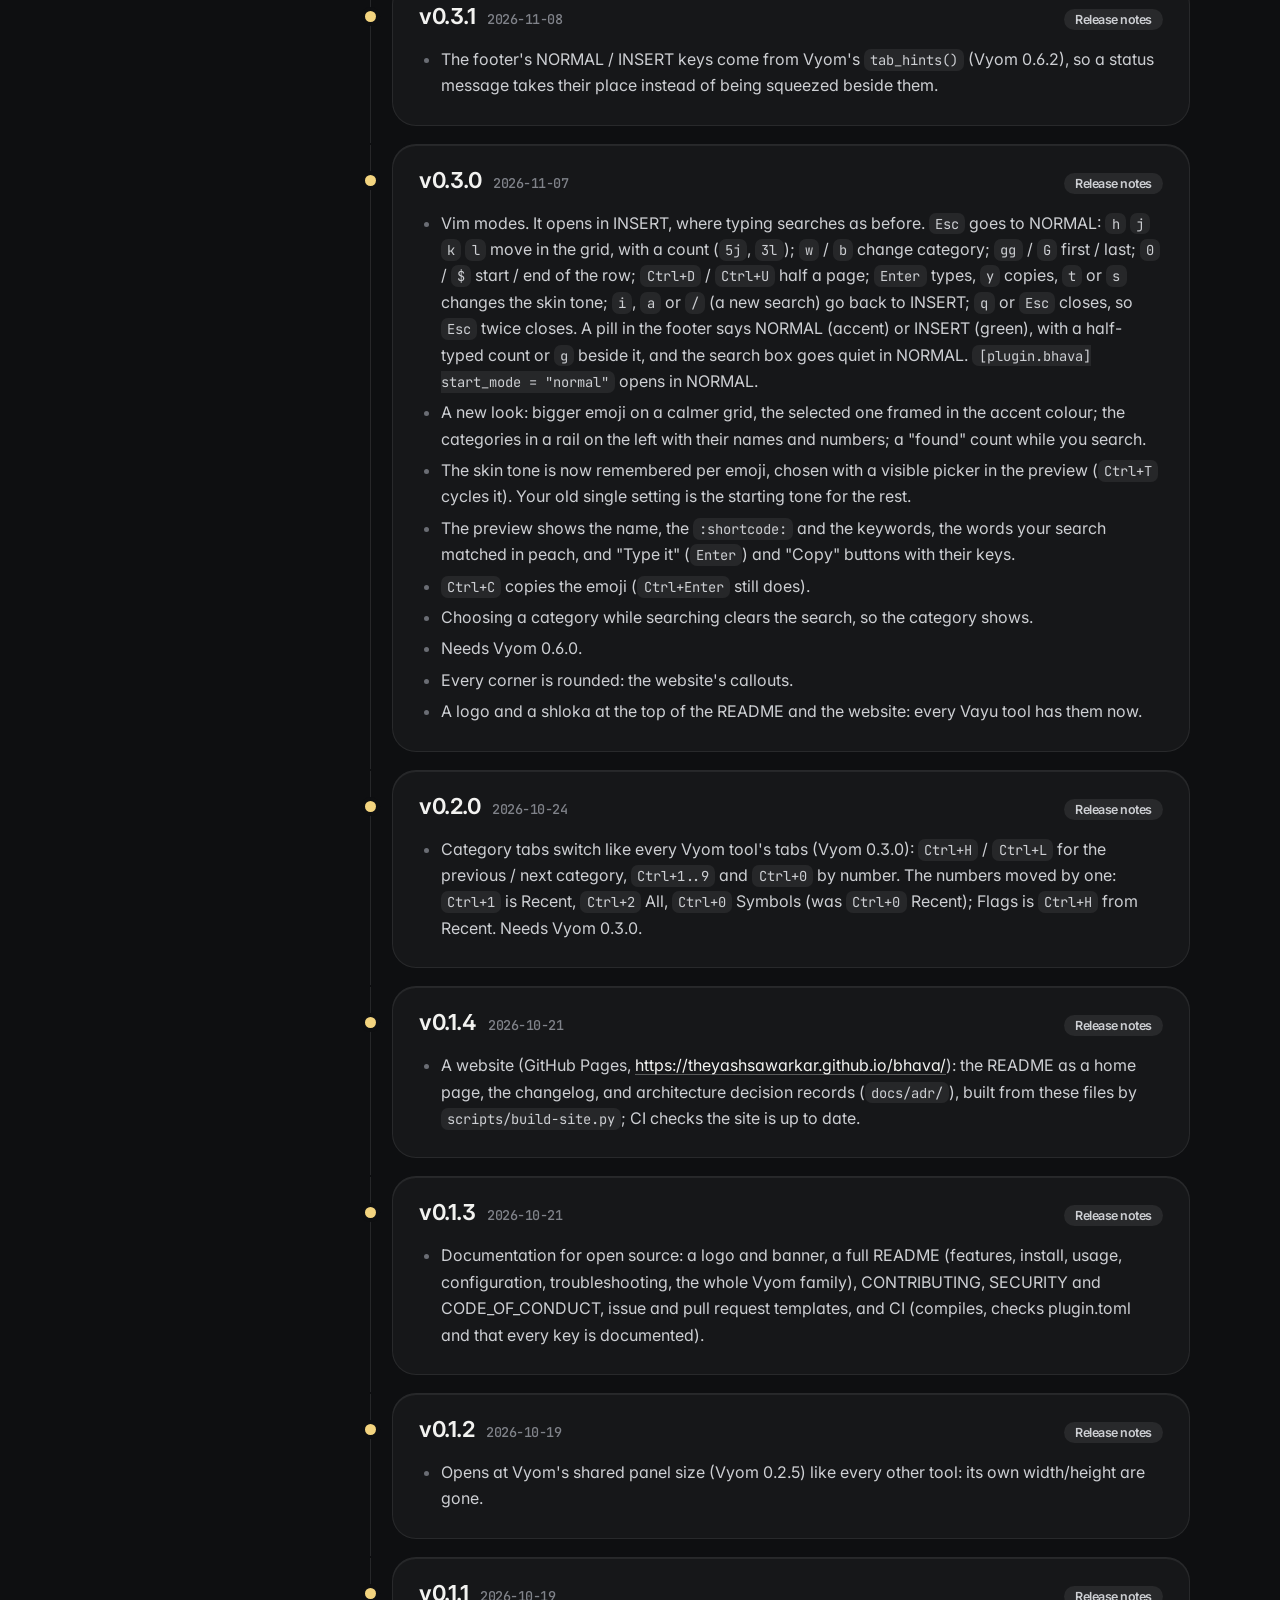
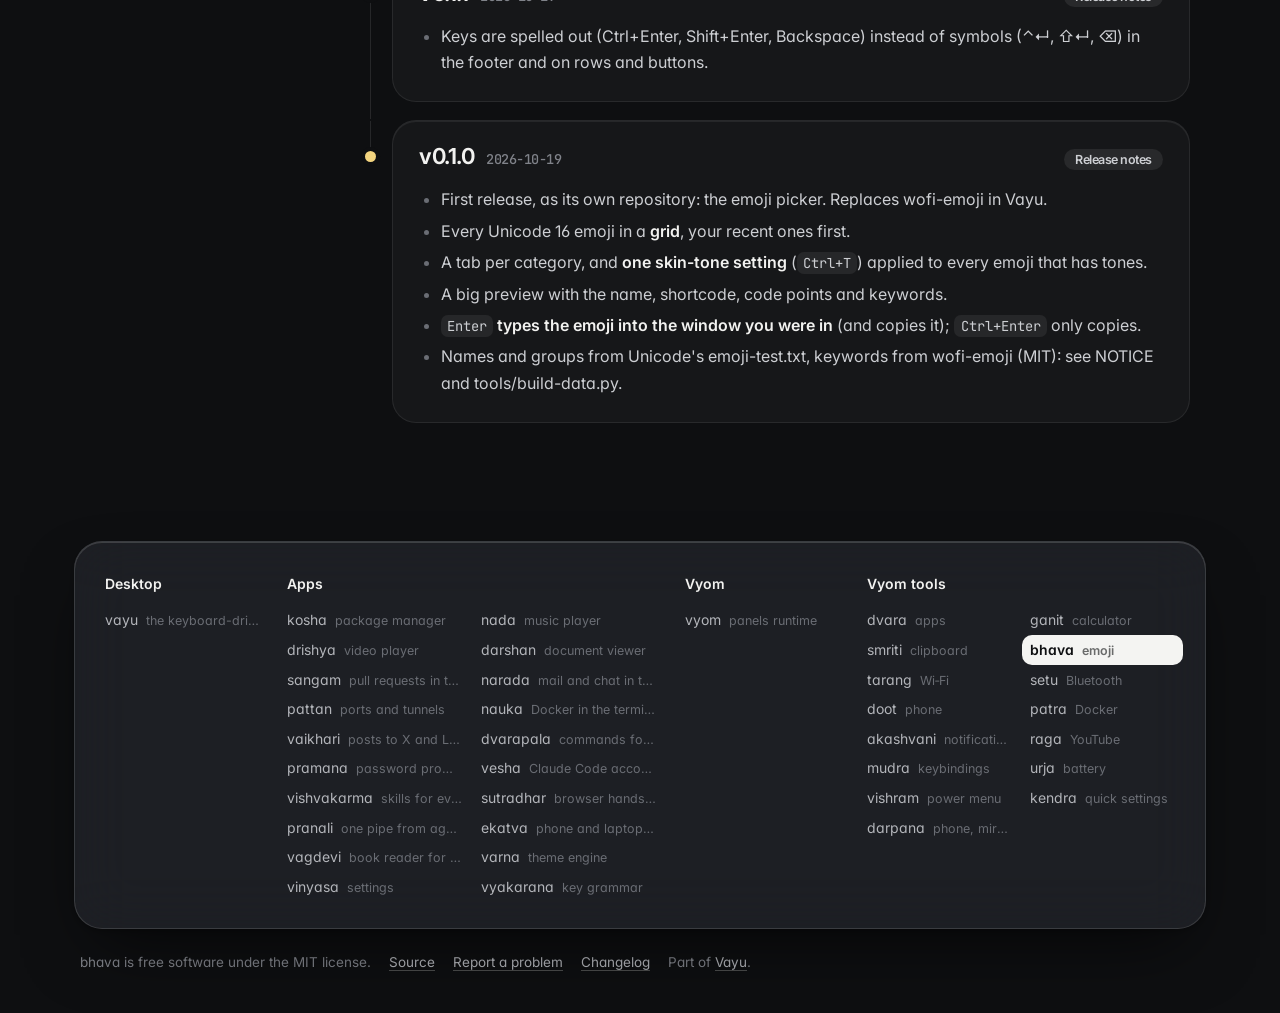
<file: docs/changelog.html>
<!doctype html>
<html lang="en">
<head>
<meta charset="utf-8">
<meta name="viewport" content="width=device-width, initial-scale=1">
<title>Changelog · bhava</title>
<meta name="description" content="Emoji picker: a grid with recents first, a category rail, skin tones per emoji, a big preview and vim keys; types the emoji into the window you were in.">
<meta property="og:title" content="Changelog · bhava">
<meta property="og:description" content="Emoji picker: a grid with recents first, a category rail, skin tones per emoji, a big preview and vim keys; types the emoji into the window you were in.">
<meta name="theme-color" content="#0e0f11">
<link rel="icon" href="assets/logo.svg" type="image/svg+xml">
<link rel="preconnect" href="https://fonts.googleapis.com">
<link rel="preconnect" href="https://fonts.gstatic.com" crossorigin>
<link href="https://fonts.googleapis.com/css2?family=Inter:wght@400;500;600;700&family=JetBrains+Mono:wght@400;500;600&family=Tiro+Devanagari+Sanskrit&display=swap" rel="stylesheet">
<link rel="stylesheet" href="assets/site.css">
<style>:root{--tool:#f3d47f}.backdrop:before{background-image:url("assets/screenshots/bhava.webp")}</style>
</head>
<body class="sub">
<div class="backdrop" aria-hidden="true"></div>
<header class="top"><div class="in">
<a class="brand" href="index.html"><img src="assets/logo.svg" alt=""><span>bhava <small>भाव</small></span></a>
<nav><a href="index.html" class="">Overview</a><a href="changelog.html" class="on">Changelog</a><a href="adr/index.html" class=" hide">Decisions</a><a class="gh" href="https://github.com/Theyashsawarkar/bhava">GitHub</a></nav></div></header>

<div class="wrap"><aside class="toc"><b>On this page</b><a class="l2" href="#unreleased">Unreleased</a><a class="l2" href="#v041">v0.4.1</a><a class="l2" href="#v040">v0.4.0</a><a class="l2" href="#v032">v0.3.2</a><a class="l2" href="#v031">v0.3.1</a><a class="l2" href="#v030">v0.3.0</a><a class="l2" href="#v020">v0.2.0</a><a class="l2" href="#v014">v0.1.4</a><a class="l2" href="#v013">v0.1.3</a><a class="l2" href="#v012">v0.1.2</a><a class="l2" href="#v011">v0.1.1</a><a class="l2" href="#v010">v0.1.0</a></aside><article>
<h2>Changelog</h2><p>Every change to bhava, newest first. Releases are git tags (<a href="https://github.com/Theyashsawarkar/bhava/tags">all tags</a>, <a href="https://github.com/Theyashsawarkar/bhava/releases">GitHub releases</a>); the source of this page is <a href="https://github.com/Theyashsawarkar/bhava/blob/main/CHANGELOG.md">CHANGELOG.md</a>.</p><section class="release"><h2 id="unreleased">Unreleased<span class="date"></span></h2><ul><li>Website: pranali joins the family list in the footer; the site builder passes ruff.</li><li>New screenshots in the Spatial look, taken with made-up demo data (WebP, sharp on high-density screens).</li><li>The website, closer to Vayu's own: the tool's screenshot blurred behind the page, a centred hero with the logo and the verse, the page you're on as the white pill, glass "On this page" and footer panels, releases as cards. No glow behind the logo, no coloured line beside the verse.</li><li><strong>Spatial look</strong>: category rail and skin tones are pills, the picked emoji brighter glass with a light rim, no left bar.</li><li>The website has Vayu's Spatial look: graphite glass, a floating navigation bar, near-white for links and the main button, and the tool's own colour only as its signature (the logo's glow, the shloka's line, the release dots). No more all-caps labels.</li></ul></section><section class="release"><h2 id="v041">v0.4.1<span class="date">2026-11-09</span><a class="tag" href="https://github.com/Theyashsawarkar/bhava/releases/tag/v0.4.1">Release notes</a></h2><ul><li><strong><code>Ctrl+H</code> / <code>Ctrl+L</code> move left / right in the grid while you type</strong> (Vyom 0.7.2), like <code>Ctrl+J</code> / <code>Ctrl+K</code>; they used to switch the category. Categories are <code>Tab</code> / <code>Shift+Tab</code>, or <code>H</code> / <code>L</code> in normal mode. The footer says <code>Ctrl+H/J/K/L move</code>.</li></ul></section><section class="release"><h2 id="v040">v0.4.0<span class="date">2026-11-09</span><a class="tag" href="https://github.com/Theyashsawarkar/bhava/releases/tag/v0.4.0">Release notes</a></h2><ul><li>The category rail uses Vyom's new side-rail slot (<code>build_rail()</code>, <code>tabs_in_rail</code>) instead of reaching into the panel's widgets.</li><li><code>Space u p</code> (show or hide the preview) now comes from Vyom core, which also remembers it.</li><li><strong>Vim keys</strong> (Vyom 0.7, ADR 0008): NORMAL and INSERT modes, <code>Space</code> as the leader with a which-key strip, <code>?</code> and <code>Space ?</code> list every key, <code>Space Space</code> is a palette, counts (<code>5j</code>), <code>gg</code> / <code>G</code>, <code>H</code> / <code>L</code> for tabs. It opens in INSERT (search-first): type, then <code>Esc</code> for NORMAL. Needs Vyom 0.7.0.</li><li>Its keys are data (<code>bhava/vim.py</code>); <code>scripts/keybinds.py</code> writes the <code># keybind:</code> lines and the README's key tables from them, and <code>--check</code> (CI) fails when they drift.</li><li>Its own mode machinery is gone: the mode pill, the keys typed so far, counts and <code>gg</code> / <code>G</code> are Vyom's now (the category rail stays). <code>H</code> / <code>L</code> switch categories (<code>w</code> / <code>b</code> still do), <code>Space t 1..9</code> jumps to one, <code>Space y c</code> copies the shortcode, <code>Space d d</code> removes an emoji from Recent, <code>Space u p</code> hides the preview.</li><li><code>Ctrl+C</code> in INSERT copies the search box's text again (<code>y</code> copies the emoji).</li><li>A note in the footer (copied, removed from Recent, no skin tones) clears itself after a few seconds, so the footer's keys come back.</li></ul></section><section class="release"><h2 id="v032">v0.3.2<span class="date">2026-11-08</span><a class="tag" href="https://github.com/Theyashsawarkar/bhava/releases/tag/v0.3.2">Release notes</a></h2><ul><li>The category rail shows names only, no numbers (<code>Ctrl+1..9</code> still picks one; the tooltip says which).</li></ul></section><section class="release"><h2 id="v031">v0.3.1<span class="date">2026-11-08</span><a class="tag" href="https://github.com/Theyashsawarkar/bhava/releases/tag/v0.3.1">Release notes</a></h2><ul><li>The footer's NORMAL / INSERT keys come from Vyom's <code>tab_hints()</code> (Vyom 0.6.2), so a status message takes their place instead of being squeezed beside them.</li></ul></section><section class="release"><h2 id="v030">v0.3.0<span class="date">2026-11-07</span><a class="tag" href="https://github.com/Theyashsawarkar/bhava/releases/tag/v0.3.0">Release notes</a></h2><ul><li>Vim modes. It opens in INSERT, where typing searches as before. <code>Esc</code> goes to NORMAL: <code>h</code> <code>j</code> <code>k</code> <code>l</code> move in the grid, with a count (<code>5j</code>, <code>3l</code>); <code>w</code> / <code>b</code> change category; <code>gg</code> / <code>G</code> first / last; <code>0</code> / <code>$</code> start / end of the row; <code>Ctrl+D</code> / <code>Ctrl+U</code> half a page; <code>Enter</code> types, <code>y</code> copies, <code>t</code> or <code>s</code> changes the skin tone; <code>i</code>, <code>a</code> or <code>/</code> (a new search) go back to INSERT; <code>q</code> or <code>Esc</code> closes, so <code>Esc</code> twice closes. A pill in the footer says NORMAL (accent) or INSERT (green), with a half-typed count or <code>g</code> beside it, and the search box goes quiet in NORMAL. <code>[plugin.bhava] start_mode = &quot;normal&quot;</code> opens in NORMAL.</li><li>A new look: bigger emoji on a calmer grid, the selected one framed in the accent colour; the categories in a rail on the left with their names and numbers; a "found" count while you search.</li><li>The skin tone is now remembered per emoji, chosen with a visible picker in the preview (<code>Ctrl+T</code> cycles it). Your old single setting is the starting tone for the rest.</li><li>The preview shows the name, the <code>:shortcode:</code> and the keywords, the words your search matched in peach, and "Type it" (<code>Enter</code>) and "Copy" buttons with their keys.</li><li><code>Ctrl+C</code> copies the emoji (<code>Ctrl+Enter</code> still does).</li><li>Choosing a category while searching clears the search, so the category shows.</li><li>Needs Vyom 0.6.0.</li><li>Every corner is rounded: the website's callouts.</li><li>A logo and a shloka at the top of the README and the website: every Vayu tool has them now.</li></ul></section><section class="release"><h2 id="v020">v0.2.0<span class="date">2026-10-24</span><a class="tag" href="https://github.com/Theyashsawarkar/bhava/releases/tag/v0.2.0">Release notes</a></h2><ul><li>Category tabs switch like every Vyom tool's tabs (Vyom 0.3.0): <code>Ctrl+H</code> / <code>Ctrl+L</code> for the previous / next category, <code>Ctrl+1..9</code> and <code>Ctrl+0</code> by number. The numbers moved by one: <code>Ctrl+1</code> is Recent, <code>Ctrl+2</code> All, <code>Ctrl+0</code> Symbols (was <code>Ctrl+0</code> Recent); Flags is <code>Ctrl+H</code> from Recent. Needs Vyom 0.3.0.</li></ul></section><section class="release"><h2 id="v014">v0.1.4<span class="date">2026-10-21</span><a class="tag" href="https://github.com/Theyashsawarkar/bhava/releases/tag/v0.1.4">Release notes</a></h2><ul><li>A website (GitHub Pages, <a href="https://theyashsawarkar.github.io/bhava/">https://theyashsawarkar.github.io/bhava/</a>): the README as a home page, the changelog, and architecture decision records (<code>docs/adr/</code>), built from these files by <code>scripts/build-site.py</code>; CI checks the site is up to date.</li></ul></section><section class="release"><h2 id="v013">v0.1.3<span class="date">2026-10-21</span><a class="tag" href="https://github.com/Theyashsawarkar/bhava/releases/tag/v0.1.3">Release notes</a></h2><ul><li>Documentation for open source: a logo and banner, a full README (features, install, usage, configuration, troubleshooting, the whole Vyom family), CONTRIBUTING, SECURITY and CODE_OF_CONDUCT, issue and pull request templates, and CI (compiles, checks plugin.toml and that every key is documented).</li></ul></section><section class="release"><h2 id="v012">v0.1.2<span class="date">2026-10-19</span><a class="tag" href="https://github.com/Theyashsawarkar/bhava/releases/tag/v0.1.2">Release notes</a></h2><ul><li>Opens at Vyom's shared panel size (Vyom 0.2.5) like every other tool: its own width/height are gone.</li></ul></section><section class="release"><h2 id="v011">v0.1.1<span class="date">2026-10-19</span><a class="tag" href="https://github.com/Theyashsawarkar/bhava/releases/tag/v0.1.1">Release notes</a></h2><ul><li>Keys are spelled out (Ctrl+Enter, Shift+Enter, Backspace) instead of symbols (⌃↵, ⇧↵, ⌫) in the footer and on rows and buttons.</li></ul></section><section class="release"><h2 id="v010">v0.1.0<span class="date">2026-10-19</span><a class="tag" href="https://github.com/Theyashsawarkar/bhava/releases/tag/v0.1.0">Release notes</a></h2><ul><li>First release, as its own repository: the emoji picker. Replaces wofi-emoji in Vayu.</li><li>Every Unicode 16 emoji in a <strong>grid</strong>, your recent ones first.</li><li>A tab per category, and <strong>one skin-tone setting</strong> (<code>Ctrl+T</code>) applied to every emoji that has tones.</li><li>A big preview with the name, shortcode, code points and keywords.</li><li><code>Enter</code> <strong>types the emoji into the window you were in</strong> (and copies it); <code>Ctrl+Enter</code> only copies.</li><li>Names and groups from Unicode's emoji-test.txt, keywords from wofi-emoji (MIT): see NOTICE and tools/build-data.py.</li></ul></section>
</article></div>
<footer><div class="in glass"><div class=""><h4>Desktop</h4><div class="list"><a href="https://vayu.theyashsawarkar.dev/" class="">vayu <span>the keyboard-driven Wayland desktop</span></a></div></div><div class="g2"><h4>Apps</h4><div class="list"><a href="https://kosha.theyashsawarkar.dev/" class="">kosha <span>package manager</span></a><a href="https://nada.theyashsawarkar.dev/" class="">nada <span>music player</span></a><a href="https://drishya.theyashsawarkar.dev/" class="">drishya <span>video player</span></a><a href="https://darshan.theyashsawarkar.dev/" class="">darshan <span>document viewer</span></a><a href="https://sangam.theyashsawarkar.dev/" class="">sangam <span>pull requests in the terminal</span></a><a href="https://narada.theyashsawarkar.dev/" class="">narada <span>mail and chat in the terminal</span></a><a href="https://pattan.theyashsawarkar.dev/" class="">pattan <span>ports and tunnels</span></a><a href="https://nauka.theyashsawarkar.dev/" class="">nauka <span>Docker in the terminal</span></a><a href="https://vaikhari.theyashsawarkar.dev/" class="">vaikhari <span>posts to X and LinkedIn</span></a><a href="https://dvarapala.theyashsawarkar.dev/" class="">dvarapala <span>commands for AI agents, approved</span></a><a href="https://pramana.theyashsawarkar.dev/" class="">pramana <span>password prompts</span></a><a href="https://vesha.theyashsawarkar.dev/" class="">vesha <span>Claude Code accounts</span></a><a href="https://vishvakarma.theyashsawarkar.dev/" class="">vishvakarma <span>skills for every AI agent</span></a><a href="https://sutradhar.theyashsawarkar.dev/" class="">sutradhar <span>browser hands for AI agents</span></a><a href="https://pranali.theyashsawarkar.dev/" class="">pranali <span>one pipe from agents to tools</span></a><a href="https://ekatva.theyashsawarkar.dev/" class="">ekatva <span>phone and laptop, linked</span></a><a href="https://vagdevi.theyashsawarkar.dev/" class="">vagdevi <span>book reader for Android</span></a><a href="https://varna.theyashsawarkar.dev/" class="">varna <span>theme engine</span></a><a href="https://vinyasa.theyashsawarkar.dev/" class="">vinyasa <span>settings</span></a><a href="https://vyakarana.theyashsawarkar.dev/" class="">vyakarana <span>key grammar</span></a></div></div><div class=""><h4>Vyom</h4><div class="list"><a href="https://vyom.theyashsawarkar.dev/" class="">vyom <span>panels runtime</span></a></div></div><div class="g2"><h4>Vyom tools</h4><div class="list"><a href="https://dvara.theyashsawarkar.dev/" class="">dvara <span>apps</span></a><a href="https://ganit.theyashsawarkar.dev/" class="">ganit <span>calculator</span></a><a href="https://smriti.theyashsawarkar.dev/" class="">smriti <span>clipboard</span></a><a href="https://bhava.theyashsawarkar.dev/" class="me" aria-current="page">bhava <span>emoji</span></a><a href="https://tarang.theyashsawarkar.dev/" class="">tarang <span>Wi‑Fi</span></a><a href="https://setu.theyashsawarkar.dev/" class="">setu <span>Bluetooth</span></a><a href="https://doot.theyashsawarkar.dev/" class="">doot <span>phone</span></a><a href="https://patra.theyashsawarkar.dev/" class="">patra <span>Docker</span></a><a href="https://akashvani.theyashsawarkar.dev/" class="">akashvani <span>notifications</span></a><a href="https://raga.theyashsawarkar.dev/" class="">raga <span>YouTube</span></a><a href="https://mudra.theyashsawarkar.dev/" class="">mudra <span>keybindings</span></a><a href="https://urja.theyashsawarkar.dev/" class="">urja <span>battery</span></a><a href="https://vishram.theyashsawarkar.dev/" class="">vishram <span>power menu</span></a><a href="https://kendra.theyashsawarkar.dev/" class="">kendra <span>quick settings</span></a><a href="https://darpana.theyashsawarkar.dev/" class="">darpana <span>phone, mirrored</span></a></div></div></div>
<div class="bottom"><span>bhava is free software under the MIT license.</span><a href="https://github.com/Theyashsawarkar/bhava">Source</a><a href="https://github.com/Theyashsawarkar/bhava/issues">Report a problem</a><a href="changelog.html">Changelog</a><span>Part of <a href="https://vayu.theyashsawarkar.dev/">Vayu</a>.</span></div></footer>
<script>
document.querySelectorAll('pre.code').forEach(p=>{const b=document.createElement('button');b.className='copy';b.type='button';b.textContent='Copy';
b.onclick=()=>{navigator.clipboard.writeText(p.querySelector('code').innerText).then(()=>{b.textContent='Copied';b.classList.add('done');setTimeout(()=>{b.textContent='Copy';b.classList.remove('done')},1400)})};p.appendChild(b)});
const links=[...document.querySelectorAll('.toc a')];if(links.length){const hs=links.map(a=>document.getElementById(a.hash.slice(1))).filter(Boolean);
const on=()=>{let cur=hs[0];for(const h of hs){if(h.getBoundingClientRect().top<120)cur=h}links.forEach(a=>a.classList.toggle('on',cur&&a.hash==='#'+cur.id))};
addEventListener('scroll',on,{passive:true});on()}
</script>
</body>
</html>
</file>
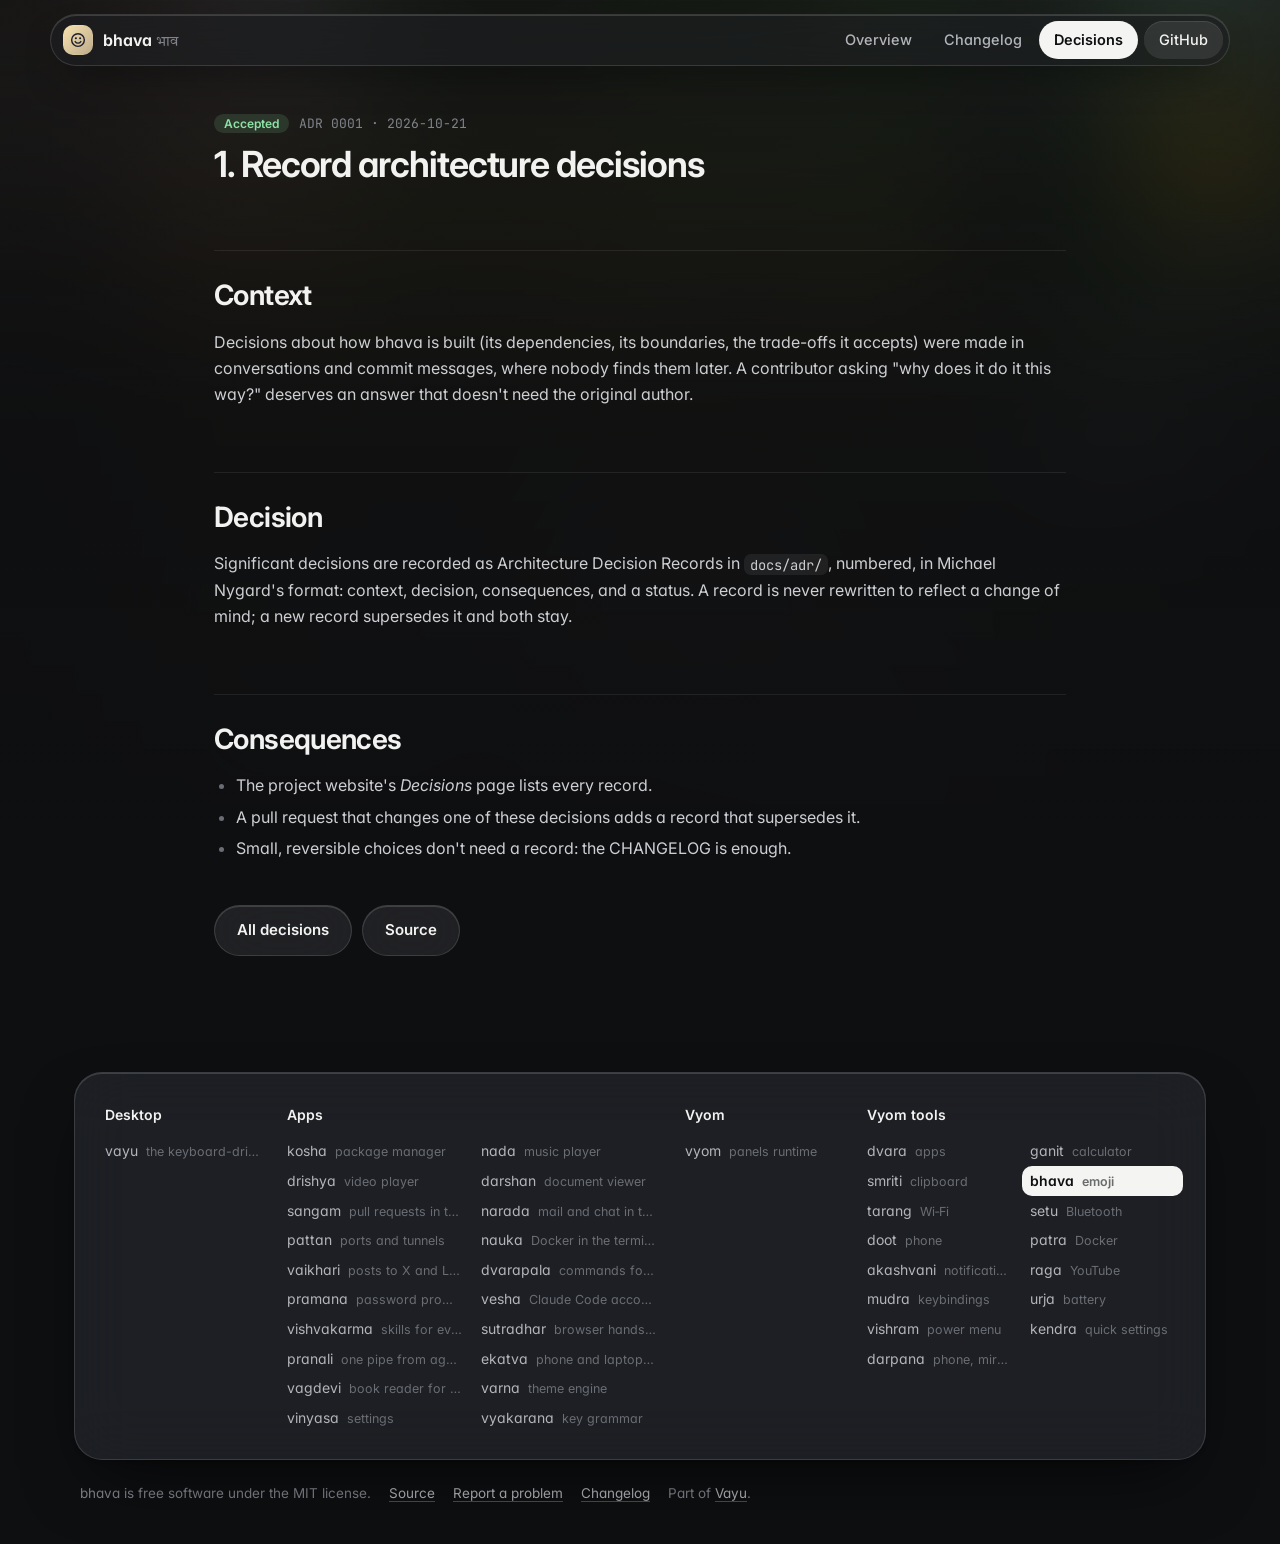
<file: docs/adr/0001-record-architecture-decisions.html>
<!doctype html>
<html lang="en">
<head>
<meta charset="utf-8">
<meta name="viewport" content="width=device-width, initial-scale=1">
<title>ADR 0001: 1. Record architecture decisions · bhava</title>
<meta name="description" content="Emoji picker: a grid with recents first, a category rail, skin tones per emoji, a big preview and vim keys; types the emoji into the window you were in.">
<meta property="og:title" content="ADR 0001: 1. Record architecture decisions · bhava">
<meta property="og:description" content="Emoji picker: a grid with recents first, a category rail, skin tones per emoji, a big preview and vim keys; types the emoji into the window you were in.">
<meta name="theme-color" content="#0e0f11">
<link rel="icon" href="../assets/logo.svg" type="image/svg+xml">
<link rel="preconnect" href="https://fonts.googleapis.com">
<link rel="preconnect" href="https://fonts.gstatic.com" crossorigin>
<link href="https://fonts.googleapis.com/css2?family=Inter:wght@400;500;600;700&family=JetBrains+Mono:wght@400;500;600&family=Tiro+Devanagari+Sanskrit&display=swap" rel="stylesheet">
<link rel="stylesheet" href="../assets/site.css">
<style>:root{--tool:#f3d47f}.backdrop:before{background-image:url("../assets/screenshots/bhava.webp")}</style>
</head>
<body class="sub">
<div class="backdrop" aria-hidden="true"></div>
<header class="top"><div class="in">
<a class="brand" href="../index.html"><img src="../assets/logo.svg" alt=""><span>bhava <small>भाव</small></span></a>
<nav><a href="../index.html" class="">Overview</a><a href="../changelog.html" class="">Changelog</a><a href="../adr/index.html" class="on hide">Decisions</a><a class="gh" href="https://github.com/Theyashsawarkar/bhava">GitHub</a></nav></div></header>

<div class="wrap solo"><article>
<p class="adrmeta"><span class="status accepted">Accepted</span> <span>ADR 0001 · 2026-10-21</span></p><h2 id="1-record-architecture-decisions"><a class="anchor" href="#1-record-architecture-decisions">#</a>1. Record architecture decisions</h2>
<h2 id="context"><a class="anchor" href="#context">#</a>Context</h2>
<p>Decisions about how bhava is built (its dependencies, its boundaries, the trade-offs it accepts) were made in conversations and commit messages, where nobody finds them later. A contributor asking "why does it do it this way?" deserves an answer that doesn't need the original author.</p>
<h2 id="decision"><a class="anchor" href="#decision">#</a>Decision</h2>
<p>Significant decisions are recorded as Architecture Decision Records in <code>docs/adr/</code>, numbered, in Michael Nygard's format: context, decision, consequences, and a status. A record is never rewritten to reflect a change of mind; a new record supersedes it and both stay.</p>
<h2 id="consequences"><a class="anchor" href="#consequences">#</a>Consequences</h2>
<ul><li>The project website's <em>Decisions</em> page lists every record.</li><li>A pull request that changes one of these decisions adds a record that supersedes it.</li><li>Small, reversible choices don't need a record: the CHANGELOG is enough.</li></ul><p class="back"><a class="btn" href="index.html">All decisions</a><a class="btn" href="https://github.com/Theyashsawarkar/bhava/blob/main/docs/adr/0001-record-architecture-decisions.md">Source</a></p>
</article></div>
<footer><div class="in glass"><div class=""><h4>Desktop</h4><div class="list"><a href="https://vayu.theyashsawarkar.dev/" class="">vayu <span>the keyboard-driven Wayland desktop</span></a></div></div><div class="g2"><h4>Apps</h4><div class="list"><a href="https://kosha.theyashsawarkar.dev/" class="">kosha <span>package manager</span></a><a href="https://nada.theyashsawarkar.dev/" class="">nada <span>music player</span></a><a href="https://drishya.theyashsawarkar.dev/" class="">drishya <span>video player</span></a><a href="https://darshan.theyashsawarkar.dev/" class="">darshan <span>document viewer</span></a><a href="https://sangam.theyashsawarkar.dev/" class="">sangam <span>pull requests in the terminal</span></a><a href="https://narada.theyashsawarkar.dev/" class="">narada <span>mail and chat in the terminal</span></a><a href="https://pattan.theyashsawarkar.dev/" class="">pattan <span>ports and tunnels</span></a><a href="https://nauka.theyashsawarkar.dev/" class="">nauka <span>Docker in the terminal</span></a><a href="https://vaikhari.theyashsawarkar.dev/" class="">vaikhari <span>posts to X and LinkedIn</span></a><a href="https://dvarapala.theyashsawarkar.dev/" class="">dvarapala <span>commands for AI agents, approved</span></a><a href="https://pramana.theyashsawarkar.dev/" class="">pramana <span>password prompts</span></a><a href="https://vesha.theyashsawarkar.dev/" class="">vesha <span>Claude Code accounts</span></a><a href="https://vishvakarma.theyashsawarkar.dev/" class="">vishvakarma <span>skills for every AI agent</span></a><a href="https://sutradhar.theyashsawarkar.dev/" class="">sutradhar <span>browser hands for AI agents</span></a><a href="https://pranali.theyashsawarkar.dev/" class="">pranali <span>one pipe from agents to tools</span></a><a href="https://ekatva.theyashsawarkar.dev/" class="">ekatva <span>phone and laptop, linked</span></a><a href="https://vagdevi.theyashsawarkar.dev/" class="">vagdevi <span>book reader for Android</span></a><a href="https://varna.theyashsawarkar.dev/" class="">varna <span>theme engine</span></a><a href="https://vinyasa.theyashsawarkar.dev/" class="">vinyasa <span>settings</span></a><a href="https://vyakarana.theyashsawarkar.dev/" class="">vyakarana <span>key grammar</span></a></div></div><div class=""><h4>Vyom</h4><div class="list"><a href="https://vyom.theyashsawarkar.dev/" class="">vyom <span>panels runtime</span></a></div></div><div class="g2"><h4>Vyom tools</h4><div class="list"><a href="https://dvara.theyashsawarkar.dev/" class="">dvara <span>apps</span></a><a href="https://ganit.theyashsawarkar.dev/" class="">ganit <span>calculator</span></a><a href="https://smriti.theyashsawarkar.dev/" class="">smriti <span>clipboard</span></a><a href="https://bhava.theyashsawarkar.dev/" class="me" aria-current="page">bhava <span>emoji</span></a><a href="https://tarang.theyashsawarkar.dev/" class="">tarang <span>Wi‑Fi</span></a><a href="https://setu.theyashsawarkar.dev/" class="">setu <span>Bluetooth</span></a><a href="https://doot.theyashsawarkar.dev/" class="">doot <span>phone</span></a><a href="https://patra.theyashsawarkar.dev/" class="">patra <span>Docker</span></a><a href="https://akashvani.theyashsawarkar.dev/" class="">akashvani <span>notifications</span></a><a href="https://raga.theyashsawarkar.dev/" class="">raga <span>YouTube</span></a><a href="https://mudra.theyashsawarkar.dev/" class="">mudra <span>keybindings</span></a><a href="https://urja.theyashsawarkar.dev/" class="">urja <span>battery</span></a><a href="https://vishram.theyashsawarkar.dev/" class="">vishram <span>power menu</span></a><a href="https://kendra.theyashsawarkar.dev/" class="">kendra <span>quick settings</span></a><a href="https://darpana.theyashsawarkar.dev/" class="">darpana <span>phone, mirrored</span></a></div></div></div>
<div class="bottom"><span>bhava is free software under the MIT license.</span><a href="https://github.com/Theyashsawarkar/bhava">Source</a><a href="https://github.com/Theyashsawarkar/bhava/issues">Report a problem</a><a href="../changelog.html">Changelog</a><span>Part of <a href="https://vayu.theyashsawarkar.dev/">Vayu</a>.</span></div></footer>
<script>
document.querySelectorAll('pre.code').forEach(p=>{const b=document.createElement('button');b.className='copy';b.type='button';b.textContent='Copy';
b.onclick=()=>{navigator.clipboard.writeText(p.querySelector('code').innerText).then(()=>{b.textContent='Copied';b.classList.add('done');setTimeout(()=>{b.textContent='Copy';b.classList.remove('done')},1400)})};p.appendChild(b)});
const links=[...document.querySelectorAll('.toc a')];if(links.length){const hs=links.map(a=>document.getElementById(a.hash.slice(1))).filter(Boolean);
const on=()=>{let cur=hs[0];for(const h of hs){if(h.getBoundingClientRect().top<120)cur=h}links.forEach(a=>a.classList.toggle('on',cur&&a.hash==='#'+cur.id))};
addEventListener('scroll',on,{passive:true});on()}
</script>
</body>
</html>
</file>
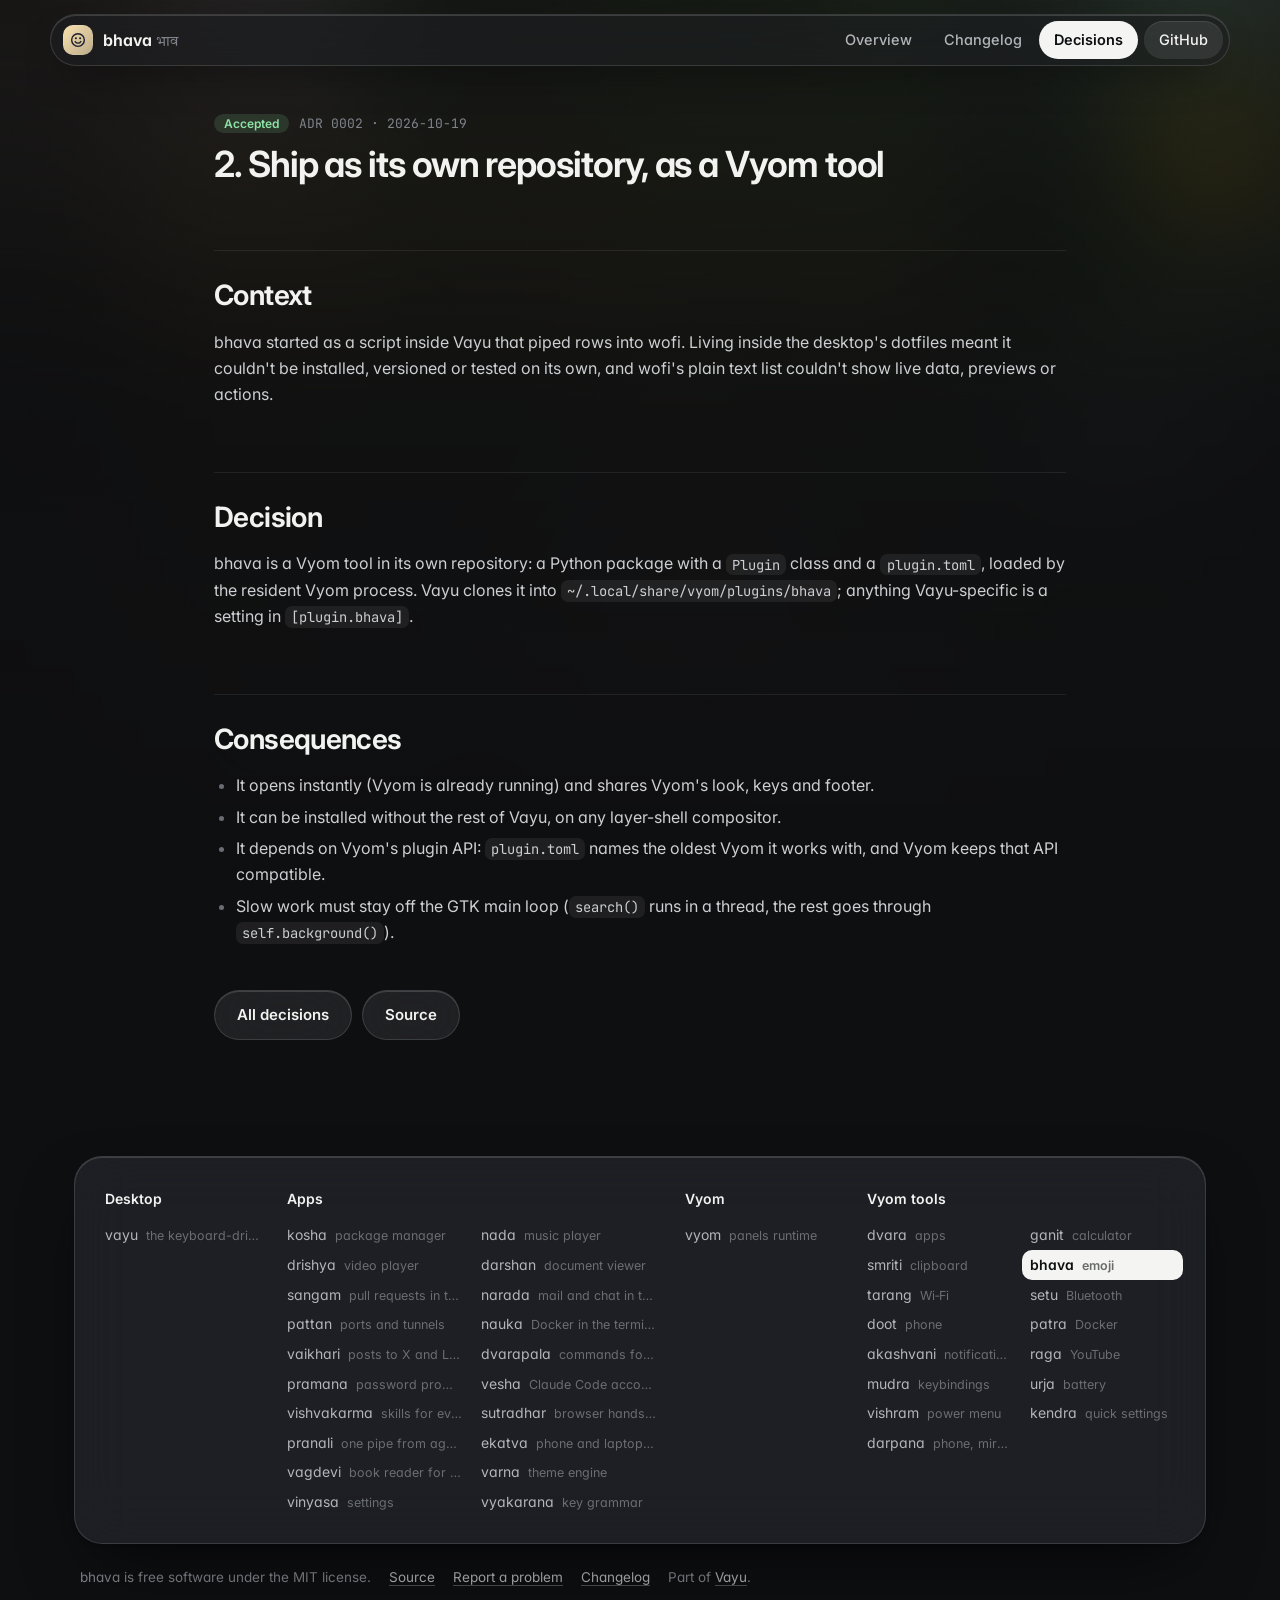
<file: docs/adr/0002-own-repository-as-a-vyom-tool.html>
<!doctype html>
<html lang="en">
<head>
<meta charset="utf-8">
<meta name="viewport" content="width=device-width, initial-scale=1">
<title>ADR 0002: 2. Ship as its own repository, as a Vyom tool · bhava</title>
<meta name="description" content="Emoji picker: a grid with recents first, a category rail, skin tones per emoji, a big preview and vim keys; types the emoji into the window you were in.">
<meta property="og:title" content="ADR 0002: 2. Ship as its own repository, as a Vyom tool · bhava">
<meta property="og:description" content="Emoji picker: a grid with recents first, a category rail, skin tones per emoji, a big preview and vim keys; types the emoji into the window you were in.">
<meta name="theme-color" content="#0e0f11">
<link rel="icon" href="../assets/logo.svg" type="image/svg+xml">
<link rel="preconnect" href="https://fonts.googleapis.com">
<link rel="preconnect" href="https://fonts.gstatic.com" crossorigin>
<link href="https://fonts.googleapis.com/css2?family=Inter:wght@400;500;600;700&family=JetBrains+Mono:wght@400;500;600&family=Tiro+Devanagari+Sanskrit&display=swap" rel="stylesheet">
<link rel="stylesheet" href="../assets/site.css">
<style>:root{--tool:#f3d47f}.backdrop:before{background-image:url("../assets/screenshots/bhava.webp")}</style>
</head>
<body class="sub">
<div class="backdrop" aria-hidden="true"></div>
<header class="top"><div class="in">
<a class="brand" href="../index.html"><img src="../assets/logo.svg" alt=""><span>bhava <small>भाव</small></span></a>
<nav><a href="../index.html" class="">Overview</a><a href="../changelog.html" class="">Changelog</a><a href="../adr/index.html" class="on hide">Decisions</a><a class="gh" href="https://github.com/Theyashsawarkar/bhava">GitHub</a></nav></div></header>

<div class="wrap solo"><article>
<p class="adrmeta"><span class="status accepted">Accepted</span> <span>ADR 0002 · 2026-10-19</span></p><h2 id="2-ship-as-its-own-repository-as-a-vyom-tool"><a class="anchor" href="#2-ship-as-its-own-repository-as-a-vyom-tool">#</a>2. Ship as its own repository, as a Vyom tool</h2>
<h2 id="context"><a class="anchor" href="#context">#</a>Context</h2>
<p>bhava started as a script inside Vayu that piped rows into wofi. Living inside the desktop's dotfiles meant it couldn't be installed, versioned or tested on its own, and wofi's plain text list couldn't show live data, previews or actions.</p>
<h2 id="decision"><a class="anchor" href="#decision">#</a>Decision</h2>
<p>bhava is a Vyom tool in its own repository: a Python package with a <code>Plugin</code> class and a <code>plugin.toml</code>, loaded by the resident Vyom process. Vayu clones it into <code>~/.local/share/vyom/plugins/bhava</code>; anything Vayu-specific is a setting in <code>[plugin.bhava]</code>.</p>
<h2 id="consequences"><a class="anchor" href="#consequences">#</a>Consequences</h2>
<ul><li>It opens instantly (Vyom is already running) and shares Vyom's look, keys and footer.</li><li>It can be installed without the rest of Vayu, on any layer-shell compositor.</li><li>It depends on Vyom's plugin API: <code>plugin.toml</code> names the oldest Vyom it works with, and Vyom keeps that API compatible.</li><li>Slow work must stay off the GTK main loop (<code>search()</code> runs in a thread, the rest goes through <code>self.background()</code>).</li></ul><p class="back"><a class="btn" href="index.html">All decisions</a><a class="btn" href="https://github.com/Theyashsawarkar/bhava/blob/main/docs/adr/0002-own-repository-as-a-vyom-tool.md">Source</a></p>
</article></div>
<footer><div class="in glass"><div class=""><h4>Desktop</h4><div class="list"><a href="https://vayu.theyashsawarkar.dev/" class="">vayu <span>the keyboard-driven Wayland desktop</span></a></div></div><div class="g2"><h4>Apps</h4><div class="list"><a href="https://kosha.theyashsawarkar.dev/" class="">kosha <span>package manager</span></a><a href="https://nada.theyashsawarkar.dev/" class="">nada <span>music player</span></a><a href="https://drishya.theyashsawarkar.dev/" class="">drishya <span>video player</span></a><a href="https://darshan.theyashsawarkar.dev/" class="">darshan <span>document viewer</span></a><a href="https://sangam.theyashsawarkar.dev/" class="">sangam <span>pull requests in the terminal</span></a><a href="https://narada.theyashsawarkar.dev/" class="">narada <span>mail and chat in the terminal</span></a><a href="https://pattan.theyashsawarkar.dev/" class="">pattan <span>ports and tunnels</span></a><a href="https://nauka.theyashsawarkar.dev/" class="">nauka <span>Docker in the terminal</span></a><a href="https://vaikhari.theyashsawarkar.dev/" class="">vaikhari <span>posts to X and LinkedIn</span></a><a href="https://dvarapala.theyashsawarkar.dev/" class="">dvarapala <span>commands for AI agents, approved</span></a><a href="https://pramana.theyashsawarkar.dev/" class="">pramana <span>password prompts</span></a><a href="https://vesha.theyashsawarkar.dev/" class="">vesha <span>Claude Code accounts</span></a><a href="https://vishvakarma.theyashsawarkar.dev/" class="">vishvakarma <span>skills for every AI agent</span></a><a href="https://sutradhar.theyashsawarkar.dev/" class="">sutradhar <span>browser hands for AI agents</span></a><a href="https://pranali.theyashsawarkar.dev/" class="">pranali <span>one pipe from agents to tools</span></a><a href="https://ekatva.theyashsawarkar.dev/" class="">ekatva <span>phone and laptop, linked</span></a><a href="https://vagdevi.theyashsawarkar.dev/" class="">vagdevi <span>book reader for Android</span></a><a href="https://varna.theyashsawarkar.dev/" class="">varna <span>theme engine</span></a><a href="https://vinyasa.theyashsawarkar.dev/" class="">vinyasa <span>settings</span></a><a href="https://vyakarana.theyashsawarkar.dev/" class="">vyakarana <span>key grammar</span></a></div></div><div class=""><h4>Vyom</h4><div class="list"><a href="https://vyom.theyashsawarkar.dev/" class="">vyom <span>panels runtime</span></a></div></div><div class="g2"><h4>Vyom tools</h4><div class="list"><a href="https://dvara.theyashsawarkar.dev/" class="">dvara <span>apps</span></a><a href="https://ganit.theyashsawarkar.dev/" class="">ganit <span>calculator</span></a><a href="https://smriti.theyashsawarkar.dev/" class="">smriti <span>clipboard</span></a><a href="https://bhava.theyashsawarkar.dev/" class="me" aria-current="page">bhava <span>emoji</span></a><a href="https://tarang.theyashsawarkar.dev/" class="">tarang <span>Wi‑Fi</span></a><a href="https://setu.theyashsawarkar.dev/" class="">setu <span>Bluetooth</span></a><a href="https://doot.theyashsawarkar.dev/" class="">doot <span>phone</span></a><a href="https://patra.theyashsawarkar.dev/" class="">patra <span>Docker</span></a><a href="https://akashvani.theyashsawarkar.dev/" class="">akashvani <span>notifications</span></a><a href="https://raga.theyashsawarkar.dev/" class="">raga <span>YouTube</span></a><a href="https://mudra.theyashsawarkar.dev/" class="">mudra <span>keybindings</span></a><a href="https://urja.theyashsawarkar.dev/" class="">urja <span>battery</span></a><a href="https://vishram.theyashsawarkar.dev/" class="">vishram <span>power menu</span></a><a href="https://kendra.theyashsawarkar.dev/" class="">kendra <span>quick settings</span></a><a href="https://darpana.theyashsawarkar.dev/" class="">darpana <span>phone, mirrored</span></a></div></div></div>
<div class="bottom"><span>bhava is free software under the MIT license.</span><a href="https://github.com/Theyashsawarkar/bhava">Source</a><a href="https://github.com/Theyashsawarkar/bhava/issues">Report a problem</a><a href="../changelog.html">Changelog</a><span>Part of <a href="https://vayu.theyashsawarkar.dev/">Vayu</a>.</span></div></footer>
<script>
document.querySelectorAll('pre.code').forEach(p=>{const b=document.createElement('button');b.className='copy';b.type='button';b.textContent='Copy';
b.onclick=()=>{navigator.clipboard.writeText(p.querySelector('code').innerText).then(()=>{b.textContent='Copied';b.classList.add('done');setTimeout(()=>{b.textContent='Copy';b.classList.remove('done')},1400)})};p.appendChild(b)});
const links=[...document.querySelectorAll('.toc a')];if(links.length){const hs=links.map(a=>document.getElementById(a.hash.slice(1))).filter(Boolean);
const on=()=>{let cur=hs[0];for(const h of hs){if(h.getBoundingClientRect().top<120)cur=h}links.forEach(a=>a.classList.toggle('on',cur&&a.hash==='#'+cur.id))};
addEventListener('scroll',on,{passive:true});on()}
</script>
</body>
</html>
</file>
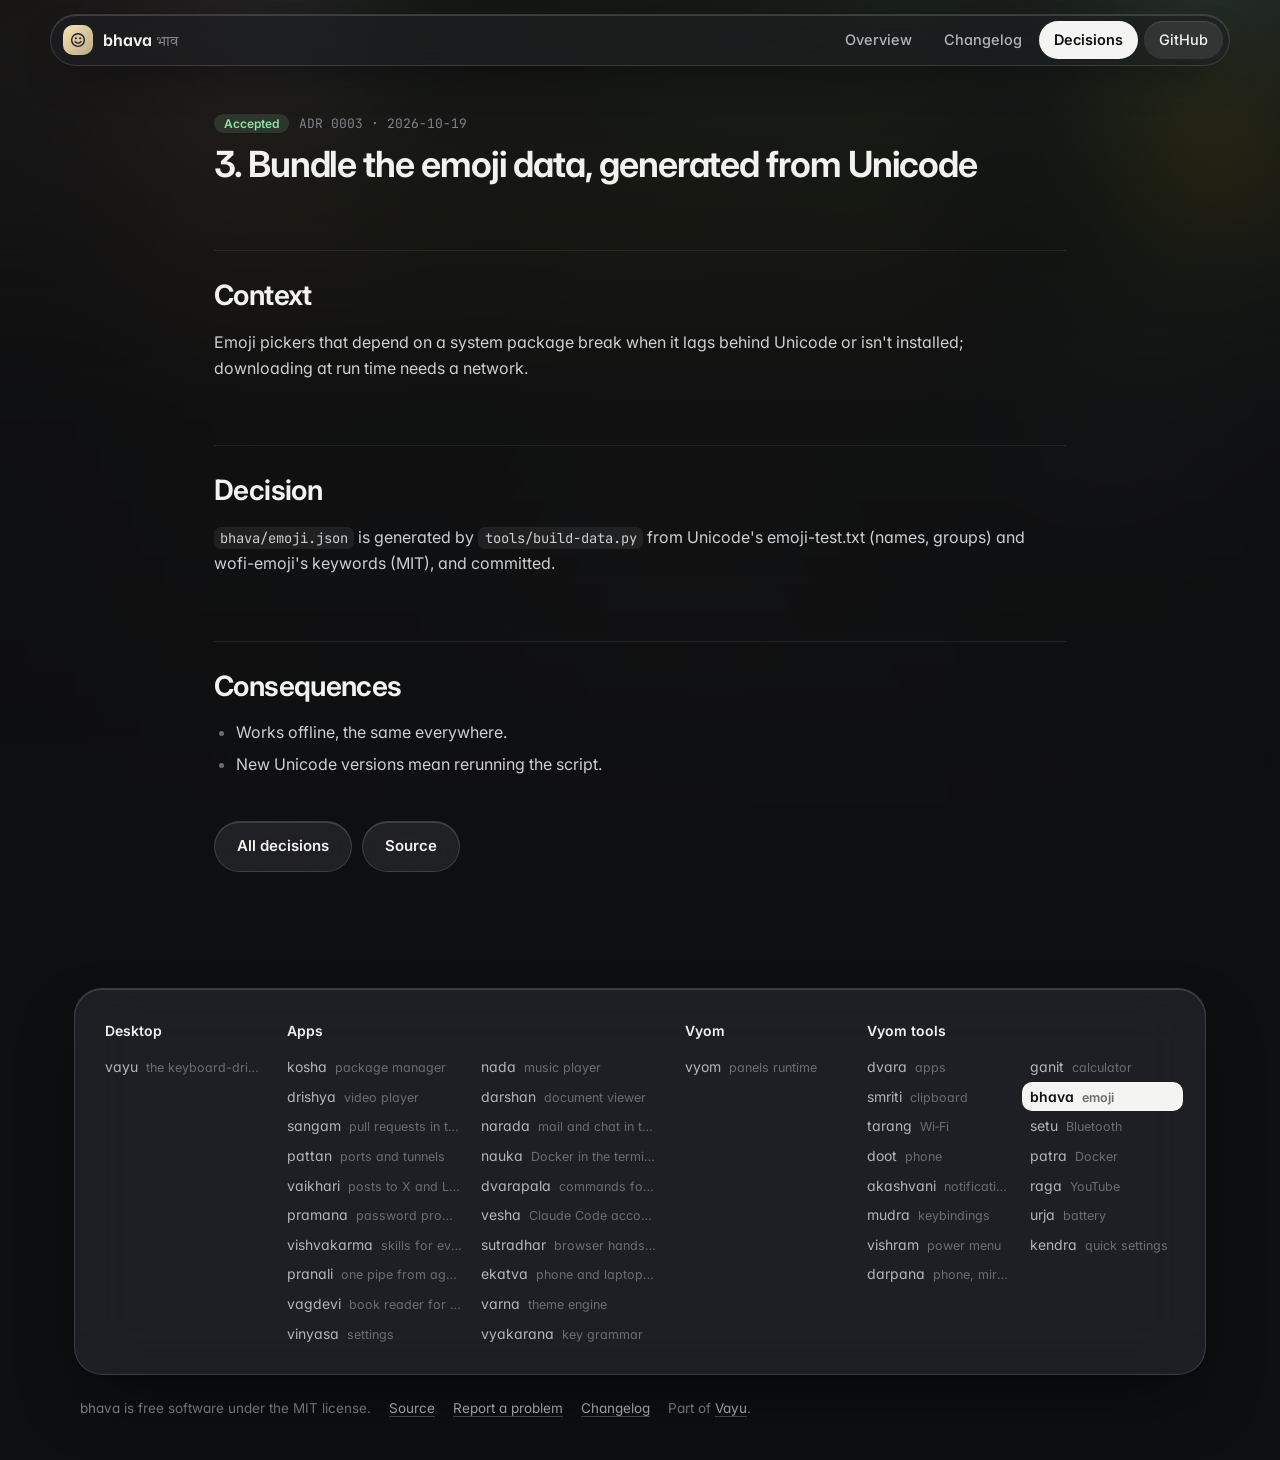
<file: docs/adr/0003-bundled-emoji-data.html>
<!doctype html>
<html lang="en">
<head>
<meta charset="utf-8">
<meta name="viewport" content="width=device-width, initial-scale=1">
<title>ADR 0003: 3. Bundle the emoji data, generated from Unicode · bhava</title>
<meta name="description" content="Emoji picker: a grid with recents first, a category rail, skin tones per emoji, a big preview and vim keys; types the emoji into the window you were in.">
<meta property="og:title" content="ADR 0003: 3. Bundle the emoji data, generated from Unicode · bhava">
<meta property="og:description" content="Emoji picker: a grid with recents first, a category rail, skin tones per emoji, a big preview and vim keys; types the emoji into the window you were in.">
<meta name="theme-color" content="#0e0f11">
<link rel="icon" href="../assets/logo.svg" type="image/svg+xml">
<link rel="preconnect" href="https://fonts.googleapis.com">
<link rel="preconnect" href="https://fonts.gstatic.com" crossorigin>
<link href="https://fonts.googleapis.com/css2?family=Inter:wght@400;500;600;700&family=JetBrains+Mono:wght@400;500;600&family=Tiro+Devanagari+Sanskrit&display=swap" rel="stylesheet">
<link rel="stylesheet" href="../assets/site.css">
<style>:root{--tool:#f3d47f}.backdrop:before{background-image:url("../assets/screenshots/bhava.webp")}</style>
</head>
<body class="sub">
<div class="backdrop" aria-hidden="true"></div>
<header class="top"><div class="in">
<a class="brand" href="../index.html"><img src="../assets/logo.svg" alt=""><span>bhava <small>भाव</small></span></a>
<nav><a href="../index.html" class="">Overview</a><a href="../changelog.html" class="">Changelog</a><a href="../adr/index.html" class="on hide">Decisions</a><a class="gh" href="https://github.com/Theyashsawarkar/bhava">GitHub</a></nav></div></header>

<div class="wrap solo"><article>
<p class="adrmeta"><span class="status accepted">Accepted</span> <span>ADR 0003 · 2026-10-19</span></p><h2 id="3-bundle-the-emoji-data-generated-from-unicode"><a class="anchor" href="#3-bundle-the-emoji-data-generated-from-unicode">#</a>3. Bundle the emoji data, generated from Unicode</h2>
<h2 id="context"><a class="anchor" href="#context">#</a>Context</h2>
<p>Emoji pickers that depend on a system package break when it lags behind Unicode or isn't installed; downloading at run time needs a network.</p>
<h2 id="decision"><a class="anchor" href="#decision">#</a>Decision</h2>
<p><code>bhava/emoji.json</code> is generated by <code>tools/build-data.py</code> from Unicode's emoji-test.txt (names, groups) and wofi-emoji's keywords (MIT), and committed.</p>
<h2 id="consequences"><a class="anchor" href="#consequences">#</a>Consequences</h2>
<ul><li>Works offline, the same everywhere.</li><li>New Unicode versions mean rerunning the script.</li></ul><p class="back"><a class="btn" href="index.html">All decisions</a><a class="btn" href="https://github.com/Theyashsawarkar/bhava/blob/main/docs/adr/0003-bundled-emoji-data.md">Source</a></p>
</article></div>
<footer><div class="in glass"><div class=""><h4>Desktop</h4><div class="list"><a href="https://vayu.theyashsawarkar.dev/" class="">vayu <span>the keyboard-driven Wayland desktop</span></a></div></div><div class="g2"><h4>Apps</h4><div class="list"><a href="https://kosha.theyashsawarkar.dev/" class="">kosha <span>package manager</span></a><a href="https://nada.theyashsawarkar.dev/" class="">nada <span>music player</span></a><a href="https://drishya.theyashsawarkar.dev/" class="">drishya <span>video player</span></a><a href="https://darshan.theyashsawarkar.dev/" class="">darshan <span>document viewer</span></a><a href="https://sangam.theyashsawarkar.dev/" class="">sangam <span>pull requests in the terminal</span></a><a href="https://narada.theyashsawarkar.dev/" class="">narada <span>mail and chat in the terminal</span></a><a href="https://pattan.theyashsawarkar.dev/" class="">pattan <span>ports and tunnels</span></a><a href="https://nauka.theyashsawarkar.dev/" class="">nauka <span>Docker in the terminal</span></a><a href="https://vaikhari.theyashsawarkar.dev/" class="">vaikhari <span>posts to X and LinkedIn</span></a><a href="https://dvarapala.theyashsawarkar.dev/" class="">dvarapala <span>commands for AI agents, approved</span></a><a href="https://pramana.theyashsawarkar.dev/" class="">pramana <span>password prompts</span></a><a href="https://vesha.theyashsawarkar.dev/" class="">vesha <span>Claude Code accounts</span></a><a href="https://vishvakarma.theyashsawarkar.dev/" class="">vishvakarma <span>skills for every AI agent</span></a><a href="https://sutradhar.theyashsawarkar.dev/" class="">sutradhar <span>browser hands for AI agents</span></a><a href="https://pranali.theyashsawarkar.dev/" class="">pranali <span>one pipe from agents to tools</span></a><a href="https://ekatva.theyashsawarkar.dev/" class="">ekatva <span>phone and laptop, linked</span></a><a href="https://vagdevi.theyashsawarkar.dev/" class="">vagdevi <span>book reader for Android</span></a><a href="https://varna.theyashsawarkar.dev/" class="">varna <span>theme engine</span></a><a href="https://vinyasa.theyashsawarkar.dev/" class="">vinyasa <span>settings</span></a><a href="https://vyakarana.theyashsawarkar.dev/" class="">vyakarana <span>key grammar</span></a></div></div><div class=""><h4>Vyom</h4><div class="list"><a href="https://vyom.theyashsawarkar.dev/" class="">vyom <span>panels runtime</span></a></div></div><div class="g2"><h4>Vyom tools</h4><div class="list"><a href="https://dvara.theyashsawarkar.dev/" class="">dvara <span>apps</span></a><a href="https://ganit.theyashsawarkar.dev/" class="">ganit <span>calculator</span></a><a href="https://smriti.theyashsawarkar.dev/" class="">smriti <span>clipboard</span></a><a href="https://bhava.theyashsawarkar.dev/" class="me" aria-current="page">bhava <span>emoji</span></a><a href="https://tarang.theyashsawarkar.dev/" class="">tarang <span>Wi‑Fi</span></a><a href="https://setu.theyashsawarkar.dev/" class="">setu <span>Bluetooth</span></a><a href="https://doot.theyashsawarkar.dev/" class="">doot <span>phone</span></a><a href="https://patra.theyashsawarkar.dev/" class="">patra <span>Docker</span></a><a href="https://akashvani.theyashsawarkar.dev/" class="">akashvani <span>notifications</span></a><a href="https://raga.theyashsawarkar.dev/" class="">raga <span>YouTube</span></a><a href="https://mudra.theyashsawarkar.dev/" class="">mudra <span>keybindings</span></a><a href="https://urja.theyashsawarkar.dev/" class="">urja <span>battery</span></a><a href="https://vishram.theyashsawarkar.dev/" class="">vishram <span>power menu</span></a><a href="https://kendra.theyashsawarkar.dev/" class="">kendra <span>quick settings</span></a><a href="https://darpana.theyashsawarkar.dev/" class="">darpana <span>phone, mirrored</span></a></div></div></div>
<div class="bottom"><span>bhava is free software under the MIT license.</span><a href="https://github.com/Theyashsawarkar/bhava">Source</a><a href="https://github.com/Theyashsawarkar/bhava/issues">Report a problem</a><a href="../changelog.html">Changelog</a><span>Part of <a href="https://vayu.theyashsawarkar.dev/">Vayu</a>.</span></div></footer>
<script>
document.querySelectorAll('pre.code').forEach(p=>{const b=document.createElement('button');b.className='copy';b.type='button';b.textContent='Copy';
b.onclick=()=>{navigator.clipboard.writeText(p.querySelector('code').innerText).then(()=>{b.textContent='Copied';b.classList.add('done');setTimeout(()=>{b.textContent='Copy';b.classList.remove('done')},1400)})};p.appendChild(b)});
const links=[...document.querySelectorAll('.toc a')];if(links.length){const hs=links.map(a=>document.getElementById(a.hash.slice(1))).filter(Boolean);
const on=()=>{let cur=hs[0];for(const h of hs){if(h.getBoundingClientRect().top<120)cur=h}links.forEach(a=>a.classList.toggle('on',cur&&a.hash==='#'+cur.id))};
addEventListener('scroll',on,{passive:true});on()}
</script>
</body>
</html>
</file>
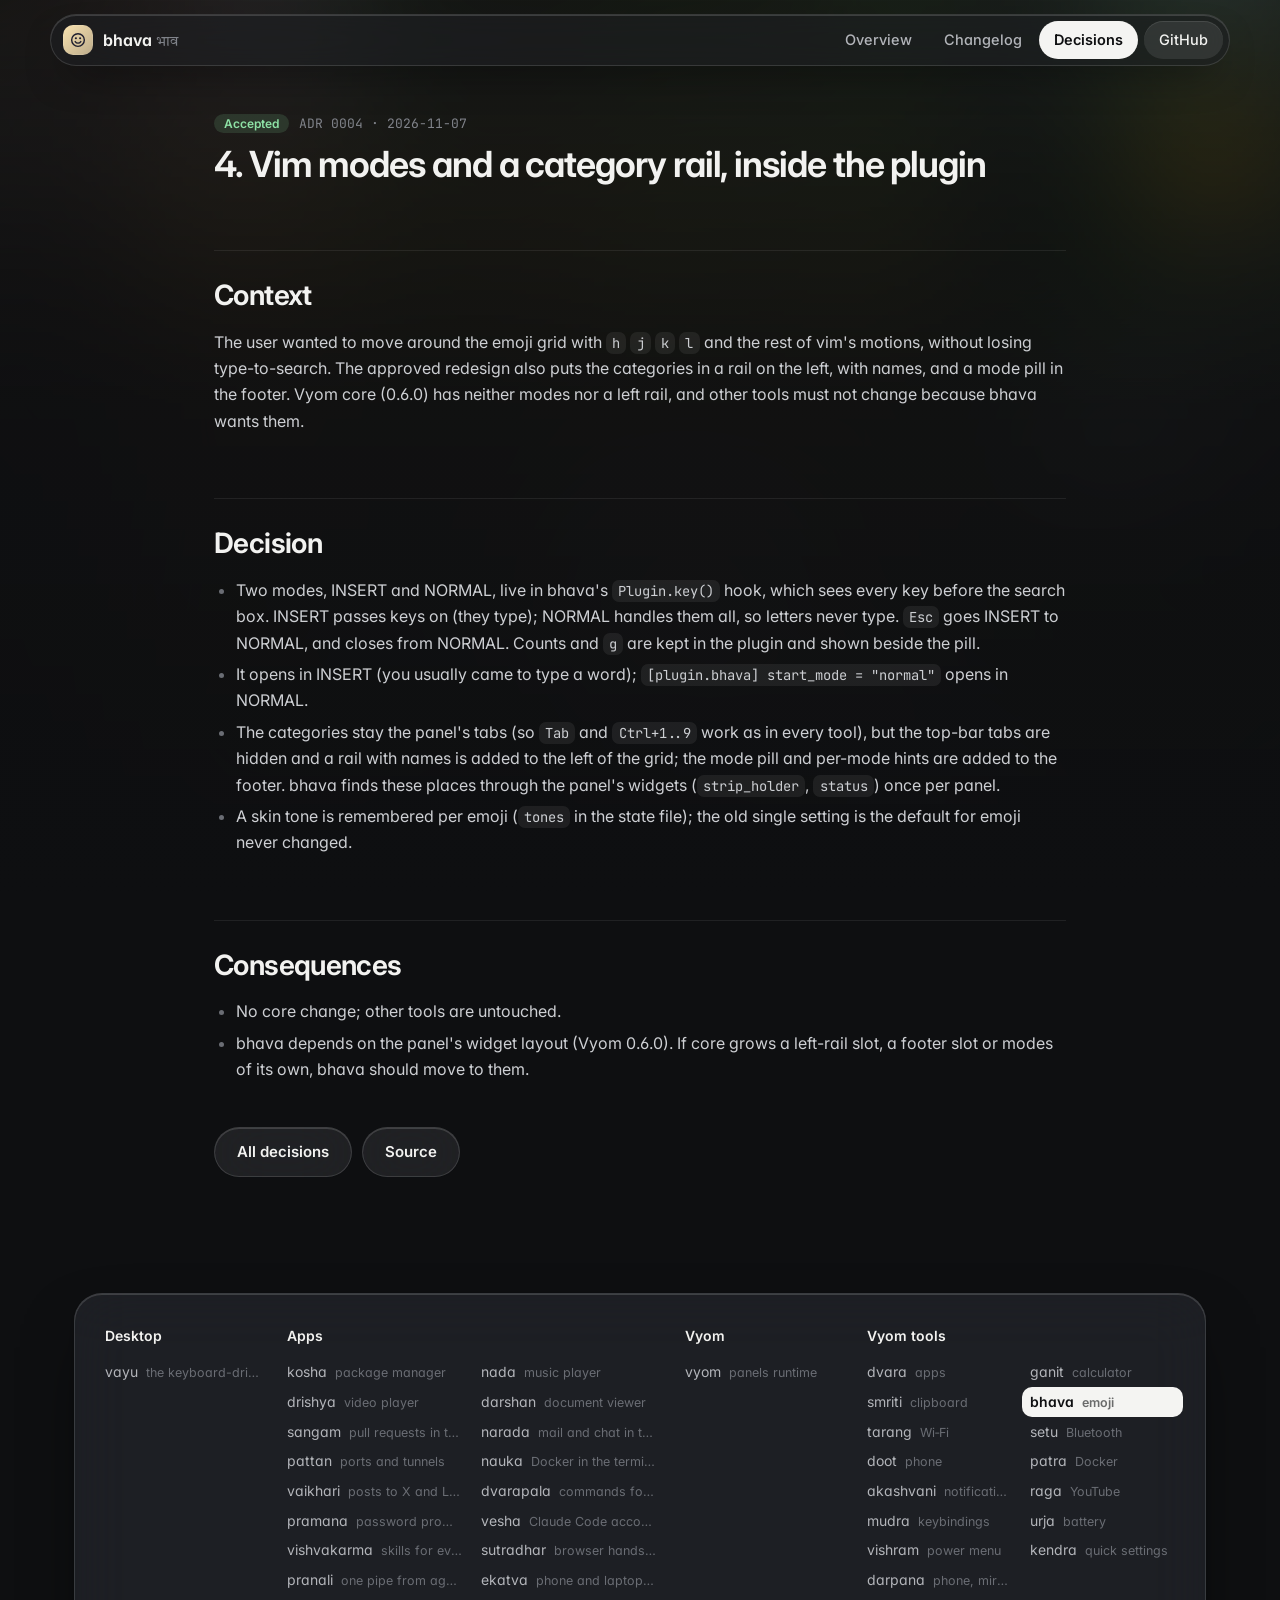
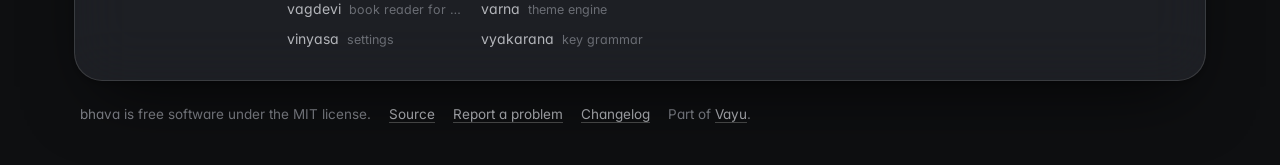
<file: docs/adr/0004-vim-modes-and-category-rail.html>
<!doctype html>
<html lang="en">
<head>
<meta charset="utf-8">
<meta name="viewport" content="width=device-width, initial-scale=1">
<title>ADR 0004: 4. Vim modes and a category rail, inside the plugin · bhava</title>
<meta name="description" content="Emoji picker: a grid with recents first, a category rail, skin tones per emoji, a big preview and vim keys; types the emoji into the window you were in.">
<meta property="og:title" content="ADR 0004: 4. Vim modes and a category rail, inside the plugin · bhava">
<meta property="og:description" content="Emoji picker: a grid with recents first, a category rail, skin tones per emoji, a big preview and vim keys; types the emoji into the window you were in.">
<meta name="theme-color" content="#0e0f11">
<link rel="icon" href="../assets/logo.svg" type="image/svg+xml">
<link rel="preconnect" href="https://fonts.googleapis.com">
<link rel="preconnect" href="https://fonts.gstatic.com" crossorigin>
<link href="https://fonts.googleapis.com/css2?family=Inter:wght@400;500;600;700&family=JetBrains+Mono:wght@400;500;600&family=Tiro+Devanagari+Sanskrit&display=swap" rel="stylesheet">
<link rel="stylesheet" href="../assets/site.css">
<style>:root{--tool:#f3d47f}.backdrop:before{background-image:url("../assets/screenshots/bhava.webp")}</style>
</head>
<body class="sub">
<div class="backdrop" aria-hidden="true"></div>
<header class="top"><div class="in">
<a class="brand" href="../index.html"><img src="../assets/logo.svg" alt=""><span>bhava <small>भाव</small></span></a>
<nav><a href="../index.html" class="">Overview</a><a href="../changelog.html" class="">Changelog</a><a href="../adr/index.html" class="on hide">Decisions</a><a class="gh" href="https://github.com/Theyashsawarkar/bhava">GitHub</a></nav></div></header>

<div class="wrap solo"><article>
<p class="adrmeta"><span class="status accepted">Accepted</span> <span>ADR 0004 · 2026-11-07</span></p><h2 id="4-vim-modes-and-a-category-rail-inside-the-plugin"><a class="anchor" href="#4-vim-modes-and-a-category-rail-inside-the-plugin">#</a>4. Vim modes and a category rail, inside the plugin</h2>
<h2 id="context"><a class="anchor" href="#context">#</a>Context</h2>
<p>The user wanted to move around the emoji grid with <code>h</code> <code>j</code> <code>k</code> <code>l</code> and the rest of vim's motions, without losing type-to-search. The approved redesign also puts the categories in a rail on the left, with names, and a mode pill in the footer. Vyom core (0.6.0) has neither modes nor a left rail, and other tools must not change because bhava wants them.</p>
<h2 id="decision"><a class="anchor" href="#decision">#</a>Decision</h2>
<ul><li>Two modes, INSERT and NORMAL, live in bhava's <code>Plugin.key()</code> hook, which sees every key before the search box. INSERT passes keys on (they type); NORMAL handles them all, so letters never type. <code>Esc</code> goes INSERT to NORMAL, and closes from NORMAL. Counts and <code>g</code> are kept in the plugin and shown beside the pill.</li><li>It opens in INSERT (you usually came to type a word); <code>[plugin.bhava] start_mode = &quot;normal&quot;</code> opens in NORMAL.</li><li>The categories stay the panel's tabs (so <code>Tab</code> and <code>Ctrl+1..9</code> work as in every tool), but the top-bar tabs are hidden and a rail with names is added to the left of the grid; the mode pill and per-mode hints are added to the footer. bhava finds these places through the panel's widgets (<code>strip_holder</code>, <code>status</code>) once per panel.</li><li>A skin tone is remembered per emoji (<code>tones</code> in the state file); the old single setting is the default for emoji never changed.</li></ul>
<h2 id="consequences"><a class="anchor" href="#consequences">#</a>Consequences</h2>
<ul><li>No core change; other tools are untouched.</li><li>bhava depends on the panel's widget layout (Vyom 0.6.0). If core grows a left-rail slot, a footer slot or modes of its own, bhava should move to them.</li></ul><p class="back"><a class="btn" href="index.html">All decisions</a><a class="btn" href="https://github.com/Theyashsawarkar/bhava/blob/main/docs/adr/0004-vim-modes-and-category-rail.md">Source</a></p>
</article></div>
<footer><div class="in glass"><div class=""><h4>Desktop</h4><div class="list"><a href="https://vayu.theyashsawarkar.dev/" class="">vayu <span>the keyboard-driven Wayland desktop</span></a></div></div><div class="g2"><h4>Apps</h4><div class="list"><a href="https://kosha.theyashsawarkar.dev/" class="">kosha <span>package manager</span></a><a href="https://nada.theyashsawarkar.dev/" class="">nada <span>music player</span></a><a href="https://drishya.theyashsawarkar.dev/" class="">drishya <span>video player</span></a><a href="https://darshan.theyashsawarkar.dev/" class="">darshan <span>document viewer</span></a><a href="https://sangam.theyashsawarkar.dev/" class="">sangam <span>pull requests in the terminal</span></a><a href="https://narada.theyashsawarkar.dev/" class="">narada <span>mail and chat in the terminal</span></a><a href="https://pattan.theyashsawarkar.dev/" class="">pattan <span>ports and tunnels</span></a><a href="https://nauka.theyashsawarkar.dev/" class="">nauka <span>Docker in the terminal</span></a><a href="https://vaikhari.theyashsawarkar.dev/" class="">vaikhari <span>posts to X and LinkedIn</span></a><a href="https://dvarapala.theyashsawarkar.dev/" class="">dvarapala <span>commands for AI agents, approved</span></a><a href="https://pramana.theyashsawarkar.dev/" class="">pramana <span>password prompts</span></a><a href="https://vesha.theyashsawarkar.dev/" class="">vesha <span>Claude Code accounts</span></a><a href="https://vishvakarma.theyashsawarkar.dev/" class="">vishvakarma <span>skills for every AI agent</span></a><a href="https://sutradhar.theyashsawarkar.dev/" class="">sutradhar <span>browser hands for AI agents</span></a><a href="https://pranali.theyashsawarkar.dev/" class="">pranali <span>one pipe from agents to tools</span></a><a href="https://ekatva.theyashsawarkar.dev/" class="">ekatva <span>phone and laptop, linked</span></a><a href="https://vagdevi.theyashsawarkar.dev/" class="">vagdevi <span>book reader for Android</span></a><a href="https://varna.theyashsawarkar.dev/" class="">varna <span>theme engine</span></a><a href="https://vinyasa.theyashsawarkar.dev/" class="">vinyasa <span>settings</span></a><a href="https://vyakarana.theyashsawarkar.dev/" class="">vyakarana <span>key grammar</span></a></div></div><div class=""><h4>Vyom</h4><div class="list"><a href="https://vyom.theyashsawarkar.dev/" class="">vyom <span>panels runtime</span></a></div></div><div class="g2"><h4>Vyom tools</h4><div class="list"><a href="https://dvara.theyashsawarkar.dev/" class="">dvara <span>apps</span></a><a href="https://ganit.theyashsawarkar.dev/" class="">ganit <span>calculator</span></a><a href="https://smriti.theyashsawarkar.dev/" class="">smriti <span>clipboard</span></a><a href="https://bhava.theyashsawarkar.dev/" class="me" aria-current="page">bhava <span>emoji</span></a><a href="https://tarang.theyashsawarkar.dev/" class="">tarang <span>Wi‑Fi</span></a><a href="https://setu.theyashsawarkar.dev/" class="">setu <span>Bluetooth</span></a><a href="https://doot.theyashsawarkar.dev/" class="">doot <span>phone</span></a><a href="https://patra.theyashsawarkar.dev/" class="">patra <span>Docker</span></a><a href="https://akashvani.theyashsawarkar.dev/" class="">akashvani <span>notifications</span></a><a href="https://raga.theyashsawarkar.dev/" class="">raga <span>YouTube</span></a><a href="https://mudra.theyashsawarkar.dev/" class="">mudra <span>keybindings</span></a><a href="https://urja.theyashsawarkar.dev/" class="">urja <span>battery</span></a><a href="https://vishram.theyashsawarkar.dev/" class="">vishram <span>power menu</span></a><a href="https://kendra.theyashsawarkar.dev/" class="">kendra <span>quick settings</span></a><a href="https://darpana.theyashsawarkar.dev/" class="">darpana <span>phone, mirrored</span></a></div></div></div>
<div class="bottom"><span>bhava is free software under the MIT license.</span><a href="https://github.com/Theyashsawarkar/bhava">Source</a><a href="https://github.com/Theyashsawarkar/bhava/issues">Report a problem</a><a href="../changelog.html">Changelog</a><span>Part of <a href="https://vayu.theyashsawarkar.dev/">Vayu</a>.</span></div></footer>
<script>
document.querySelectorAll('pre.code').forEach(p=>{const b=document.createElement('button');b.className='copy';b.type='button';b.textContent='Copy';
b.onclick=()=>{navigator.clipboard.writeText(p.querySelector('code').innerText).then(()=>{b.textContent='Copied';b.classList.add('done');setTimeout(()=>{b.textContent='Copy';b.classList.remove('done')},1400)})};p.appendChild(b)});
const links=[...document.querySelectorAll('.toc a')];if(links.length){const hs=links.map(a=>document.getElementById(a.hash.slice(1))).filter(Boolean);
const on=()=>{let cur=hs[0];for(const h of hs){if(h.getBoundingClientRect().top<120)cur=h}links.forEach(a=>a.classList.toggle('on',cur&&a.hash==='#'+cur.id))};
addEventListener('scroll',on,{passive:true});on()}
</script>
</body>
</html>
</file>
<file: docs/assets/site.css>
/* Vayu's Spatial look (the same as vayu.theyashsawarkar.dev): graphite
   glass floating over the tool's own screenshot, blurred far out of focus;
   very round; where you are is a near-white pill or brighter glass; no
   glows; colour only where it means something. The tool's own colour
   (--tool) is only its signature: the release dots. */
:root{--crust:#0e0f11;--mantle:#141518;--base:#1b1c20;--s0:#2a2c31;--s1:#3a3c42;--ov0:#6a6d74;--ov1:#80838a;
--sub0:#b3b5ba;--sub1:#cdcfd3;--text:#f2f2f0;--accent:#f4f4f2;--green:#8ee2a6;--peach:#f7b07d;--red:#ff9389;--blue:#93c4ff;--yellow:#f3d47f;
--glass:rgba(52,54,60,.44);--hi:rgba(255,255,255,.09);--rim:rgba(255,255,255,.13);--lit:inset 0 1px 0 rgba(255,255,255,.15);
--float:0 30px 70px -24px rgba(0,0,0,.7),0 2px 6px rgba(0,0,0,.25);--blur:blur(28px) saturate(160%);
--ui:"Inter","Adwaita Sans",system-ui,sans-serif;--mono:"JetBrains Mono","JetBrainsMono Nerd Font",ui-monospace,monospace;
--sa:"Tiro Devanagari Sanskrit","Noto Serif Devanagari",serif;color-scheme:dark}
*{box-sizing:border-box}html{scroll-behavior:smooth;scroll-padding-top:96px}
body{margin:0;min-height:100vh;background:var(--crust);color:var(--text);font:16px/1.65 var(--ui);-webkit-font-smoothing:antialiased;font-feature-settings:"cv11","ss01"}
/* the backdrop: the tool's screenshot, out of focus, fading to graphite */
.backdrop{position:fixed;inset:0;z-index:-1;overflow:hidden;pointer-events:none}
.backdrop:before{content:"";position:absolute;inset:-12%;background:center/cover no-repeat;filter:blur(64px) saturate(1.25) brightness(.62);transform:translateZ(0)}
.backdrop:after{content:"";position:absolute;inset:0;background:linear-gradient(to bottom,rgba(14,15,17,.25),rgba(14,15,17,.8) 60%,var(--crust))}
.backdrop.none:before{background:radial-gradient(60% 50% at 50% 0%,color-mix(in srgb,var(--tool) 22%,transparent),transparent 70%);filter:none}
.sub .backdrop:after{background:linear-gradient(to bottom,rgba(14,15,17,.55),rgba(14,15,17,.93) 45%,var(--crust))}
a{color:var(--accent);text-decoration:underline;text-decoration-color:rgba(244,244,242,.3);text-underline-offset:3px}
a:hover{text-decoration-color:currentColor}
code{font:.86em var(--mono);background:rgba(255,255,255,.07);padding:.14em .45em;border-radius:7px;color:var(--sub1)}
kbd{display:inline-block;min-width:1.7em;padding:.05em .45em;font:500 .8em/1.6 var(--mono);text-align:center;color:var(--text);background:rgba(255,255,255,.08);border:1px solid rgba(255,255,255,.14);border-bottom-width:2px;border-radius:8px}
img{max-width:100%;height:auto}
:focus-visible{outline:2px solid var(--accent);outline-offset:3px;border-radius:10px}
.glass{background:var(--glass);-webkit-backdrop-filter:var(--blur);backdrop-filter:var(--blur);border:1px solid var(--rim);box-shadow:var(--lit),var(--float)}
/* nav: a floating glass capsule; the page you're on is the near-white pill */
.top{position:sticky;top:0;z-index:20;padding:14px 24px 0}
.top .in{max-width:1180px;margin:0 auto;padding:6px 6px 6px 10px;display:flex;align-items:center;gap:18px;border-radius:999px;
background:rgba(30,31,35,.62);-webkit-backdrop-filter:var(--blur);backdrop-filter:var(--blur);border:1px solid var(--rim);box-shadow:var(--lit),0 18px 40px -18px rgba(0,0,0,.7)}
.brand{display:flex;align-items:center;gap:10px;font-weight:650;font-size:16px;color:var(--text);text-decoration:none;padding:2px 6px 2px 2px;border-radius:999px}
.brand img{width:30px;height:30px;border-radius:10px}.brand small{font:400 14px var(--sa);color:var(--ov1)}
.top nav{display:flex;gap:2px;margin-left:auto}
.top nav a{color:var(--sub0);padding:7px 15px;border-radius:999px;font-size:14.5px;font-weight:500;text-decoration:none;white-space:nowrap;transition:background-color .15s,color .15s}
.top nav a:hover{background:rgba(255,255,255,.08);color:var(--text)}
.top nav a.on{background:var(--accent);color:var(--crust);font-weight:600}
.top nav a.gh{color:var(--text);background:rgba(255,255,255,.09);box-shadow:inset 0 1px 0 rgba(255,255,255,.1);margin-left:4px}.top nav a.gh:hover{background:rgba(255,255,255,.15)}
/* hero: the logo, the name, the verse, then the tool itself */
.hero{max-width:860px;margin:0 auto;padding:76px 24px 0;text-align:center}
.hero .logo{width:104px;height:104px;border-radius:28px;box-shadow:0 26px 50px -18px rgba(0,0,0,.8),0 0 0 1px rgba(255,255,255,.08)}
.hero h1{font-size:clamp(46px,7vw,76px);line-height:1;margin:26px 0 10px;letter-spacing:-.04em;font-weight:700}
.hero .sa{font-size:16px;color:var(--sub0)}.hero .sa b{font:400 21px var(--sa);color:var(--sub1);margin-right:6px}.hero .sa i{font-style:normal;color:var(--ov1)}
.hero p.lead{font-size:19.5px;line-height:1.55;color:var(--sub1);max-width:34em;margin:22px auto 0;text-wrap:pretty}
.hero .shloka{margin:34px auto 0;max-width:600px}
.hero .shloka p{margin:0;font:400 21px/1.55 var(--sa);color:var(--text)}
.hero .shloka figcaption{margin-top:10px;font-size:14.5px;color:var(--sub0);text-wrap:pretty}.hero .shloka cite{display:block;margin-top:2px;color:var(--ov1);font-style:normal;font-size:13px}
.cta{display:flex;gap:10px;flex-wrap:wrap;justify-content:center;margin-top:32px}
.btn{display:inline-flex;align-items:center;gap:8px;padding:12px 22px;border-radius:999px;font-weight:600;font-size:15px;color:var(--text);
background:rgba(255,255,255,.08);border:1px solid var(--rim);box-shadow:var(--lit);-webkit-backdrop-filter:var(--blur);backdrop-filter:var(--blur);text-decoration:none;transition:background-color .15s}
.btn:hover{background:rgba(255,255,255,.14)}
.btn.primary{background:var(--accent);color:var(--crust);border-color:transparent;box-shadow:0 10px 30px -12px rgba(0,0,0,.6)}.btn.primary:hover{background:#fff}
.meta{display:flex;gap:6px;flex-wrap:wrap;justify-content:center;margin-top:20px;font-size:13.5px;color:var(--ov1)}
.meta span{padding:4px 12px;border-radius:999px;border:1px solid rgba(255,255,255,.09)}.meta b{color:var(--sub1);font-weight:600}
.shot{max-width:1180px;margin:56px auto 0;padding:0 24px;display:flex;gap:22px;justify-content:center;align-items:flex-start}
.shot img{display:block;border-radius:26px;border:1px solid var(--rim);background:var(--base);box-shadow:0 0 0 6px rgba(255,255,255,.04),0 50px 110px -30px rgba(0,0,0,.85)}
.shot.many img{flex:1 1 0;min-width:0;max-width:300px;border-radius:30px}
.shot figcaption{display:none}
/* layout: a glass "On this page" panel beside the article */
.wrap{max-width:1180px;margin:0 auto;padding:72px 24px 40px;display:grid;grid-template-columns:240px minmax(0,1fr);gap:56px}
.sub .wrap{padding-top:48px}
.wrap.solo{grid-template-columns:minmax(0,1fr);max-width:900px}.wrap.solo article{max-width:none}
.adrmeta+h2{border-top:0;padding-top:0;margin-top:10px;font-size:36px;letter-spacing:-.03em}
article>h2:first-child{font-size:36px;letter-spacing:-.03em}
.toc{position:sticky;top:92px;align-self:start;max-height:calc(100vh - 112px);overflow:auto;scrollbar-width:thin;scrollbar-color:rgba(255,255,255,.15) transparent;
padding:14px 8px 10px;border-radius:24px;background:rgba(30,31,35,.6);-webkit-backdrop-filter:var(--blur);backdrop-filter:var(--blur);border:1px solid var(--rim);box-shadow:var(--lit),0 24px 50px -24px rgba(0,0,0,.7)}
.toc:empty{display:none}
.toc b{display:block;font-size:13px;font-weight:600;color:var(--ov1);margin:0 12px 6px}
.toc a{display:block;color:var(--sub0);padding:6px 12px;border-radius:14px;font-size:13.5px;line-height:1.4;text-decoration:none;transition:background-color .15s,color .15s}
.toc a.l3{padding:4px 12px 4px 24px;font-size:12.5px;color:var(--ov1)}
.toc a:hover{color:var(--text);background:rgba(255,255,255,.06)}
.toc a.on{color:var(--text);background:rgba(255,255,255,.11);box-shadow:inset 0 1px 0 rgba(255,255,255,.12),inset 0 0 0 1px rgba(255,255,255,.08)}
article{min-width:0;max-width:820px}
article h2{font-size:28px;line-height:1.2;letter-spacing:-.022em;margin:64px 0 14px;padding-top:28px;border-top:1px solid rgba(255,255,255,.08);font-weight:650}
article>h2:first-child,article>section:first-child h2{margin-top:0;padding-top:0;border-top:0}
article h3{font-size:19px;margin:34px 0 10px;font-weight:600;letter-spacing:-.01em}article h4{font-size:16px;margin:24px 0 8px;color:var(--sub1)}
article p,article li{color:var(--sub1);overflow-wrap:anywhere}article strong{color:var(--text);font-weight:600}
article .anchor{opacity:0;margin-left:-22px;width:22px;display:inline-block;color:var(--ov0);text-decoration:none}
article h2:hover .anchor,article h3:hover .anchor{opacity:1}
article ul,article ol{padding-left:22px}article li{margin:5px 0}article li::marker{color:var(--ov0)}
article img{border-radius:22px;border:1px solid var(--rim);box-shadow:0 30px 70px -28px rgba(0,0,0,.85)}
article p[align=center]{text-align:center}article p[align=center] img{margin:6px 0}
article blockquote{margin:22px 0;padding:14px 20px;background:rgba(255,255,255,.04);border:1px solid rgba(255,255,255,.08);box-shadow:inset 0 1px 0 rgba(255,255,255,.06);border-radius:20px}
article blockquote p{margin:.2em 0;color:var(--sub0)}
pre.code{position:relative;background:rgba(10,11,13,.6);border:1px solid rgba(255,255,255,.08);border-radius:18px;padding:18px 20px;overflow:auto;font:13.5px/1.65 var(--mono);color:var(--sub1)}
pre.code code{background:none;padding:0;font-size:inherit;color:inherit}
pre.code .copy{position:absolute;top:10px;right:10px;font:600 12.5px var(--ui);padding:5px 13px;border-radius:999px;border:1px solid rgba(255,255,255,.12);background:rgba(255,255,255,.08);color:var(--sub1);cursor:pointer;opacity:0;transition:opacity .15s,background-color .15s}
pre.code:hover .copy,pre.code .copy:focus-visible{opacity:1}pre.code .copy:hover{background:var(--accent);color:var(--crust)}
pre.code .copy.done{background:var(--green);color:var(--crust);border-color:transparent;opacity:1}
.table{overflow:auto;margin:18px 0 22px;border:1px solid rgba(255,255,255,.09);border-radius:20px;background:rgba(255,255,255,.035)}
table{border-collapse:collapse;width:100%;font-size:14.5px}
th{text-align:left;color:var(--ov1);font-size:13px;font-weight:600;padding:12px 16px;border-bottom:1px solid rgba(255,255,255,.08);white-space:nowrap}
td{padding:11px 16px;border-top:1px solid rgba(255,255,255,.05);color:var(--sub1);vertical-align:top}tbody tr:first-child td{border-top:0}
td code{white-space:nowrap}
/* changelog: each release a glass card on a thread */
.release{position:relative;margin:0 0 18px 22px;padding:22px 26px 10px;border-radius:24px;background:rgba(255,255,255,.035);border:1px solid rgba(255,255,255,.08);box-shadow:inset 0 1px 0 rgba(255,255,255,.07)}
.release:before{content:"";position:absolute;left:-23px;top:0;bottom:-18px;width:1px;background:rgba(255,255,255,.1)}
.release:after{content:"";position:absolute;left:-28px;top:30px;width:11px;height:11px;border-radius:50%;background:var(--tool);box-shadow:0 0 0 4px var(--crust)}
.release:last-child:before{bottom:auto;height:30px}
.release h2{margin:0 0 6px;padding:0;border:0;font-size:22px;display:flex;align-items:baseline;flex-wrap:wrap;gap:4px 12px}
.release h2 .date{font:500 13.5px var(--mono);color:var(--ov1)}
.release .tag{font:600 12.5px var(--ui);padding:3px 11px;border-radius:999px;background:rgba(255,255,255,.08);color:var(--sub1);text-decoration:none;margin-left:auto}
.release .tag:hover{background:rgba(255,255,255,.14);color:var(--text)}
.release h3{font-size:15px;color:var(--sub0);margin:18px 0 6px}
/* decisions */
.cards{display:grid;grid-template-columns:repeat(auto-fill,minmax(min(300px,100%),1fr));gap:14px;margin:22px 0}
.card{display:block;background:rgba(255,255,255,.04);border:1px solid rgba(255,255,255,.09);box-shadow:inset 0 1px 0 rgba(255,255,255,.07);border-radius:24px;padding:20px 22px;color:var(--text);text-decoration:none;transition:background-color .15s,border-color .15s}
.card:hover{background:var(--hi);border-color:rgba(255,255,255,.18)}
.card .n{font:500 12.5px var(--mono);color:var(--ov1);display:flex;gap:8px;align-items:center}.card h3{margin:10px 0 6px;font-size:17px;line-height:1.35}.card p{margin:0;color:var(--sub0);font-size:14px}
.status{display:inline-block;font:600 12px var(--ui);padding:2px 10px;border-radius:999px;background:rgba(142,226,166,.14);color:var(--green)}
.status.superseded,.status.deprecated{background:rgba(247,176,125,.14);color:var(--peach)}.status.proposed{background:rgba(147,196,255,.14);color:var(--blue)}
.adrmeta{display:flex;gap:10px;align-items:center;font:13px var(--mono);color:var(--ov1);margin:0 0 6px}
.back{display:flex;gap:10px;margin-top:44px}.back a{text-decoration:none}
/* footer: the family, in one glass panel */
footer{max-width:1180px;margin:60px auto 0;padding:0 24px 40px}
footer .in{display:grid;grid-template-columns:1fr 2.4fr 1fr 2fr;gap:28px;padding:30px 30px 26px;border-radius:28px}
footer h4{margin:0 0 10px;font-size:14px;font-weight:600;color:var(--text)}
footer .list{display:grid;gap:0 18px}footer .g2 .list{grid-template-columns:1fr 1fr}
footer a{display:flex;gap:8px;align-items:baseline;color:var(--sub0);font-size:14px;padding:3px 8px;margin:0 -8px;border-radius:10px;text-decoration:none;min-width:0}
footer a:hover{color:var(--text);background:rgba(255,255,255,.06)}footer a span{color:var(--ov0);font-size:12.5px;white-space:nowrap;overflow:hidden;text-overflow:ellipsis}
footer a.me{color:var(--crust);background:var(--accent);font-weight:600}footer a.me span{color:rgba(14,15,17,.6)}
footer .bottom{display:flex;flex-wrap:wrap;gap:6px 18px;padding:22px 6px 0;color:var(--ov1);font-size:13.5px}
footer .bottom a{display:inline;padding:0;margin:0;font-size:13.5px;color:var(--sub0);text-decoration:underline;text-decoration-color:rgba(255,255,255,.25)}footer .bottom a:hover{background:none}
@media(max-width:1000px){footer .in{grid-template-columns:1fr 1fr}}
@media(max-width:900px){.wrap{grid-template-columns:1fr;gap:28px}.toc{display:none}}
@media(max-width:640px){.top{padding:10px 10px 0}.top .in{gap:6px;padding-left:6px}.brand small,.brand span{display:none}
.top nav{overflow-x:auto;scrollbar-width:none}.top nav::-webkit-scrollbar{display:none}.top nav a{padding:7px 11px;font-size:14px}.top nav a.hide{display:none}
.hero{padding:44px 16px 0}.hero .logo{width:84px;height:84px;border-radius:23px}.hero p.lead{font-size:17px}.hero .shloka p{font-size:18.5px}
.shot{margin-top:36px;padding:0 16px;gap:10px}.shot img{border-radius:16px}.shot.many img{border-radius:18px}
.wrap{padding:52px 16px 32px}article h2{font-size:23px}.release{margin-left:14px;padding:18px 18px 8px}.release:before{left:-15px}.release:after{left:-20px}
footer{padding:0 16px 32px}footer .in{grid-template-columns:1fr;padding:22px 20px}footer .g2 .list{grid-template-columns:1fr}}
@media(prefers-reduced-motion:reduce){html{scroll-behavior:auto}*{transition:none!important}}
</file>
